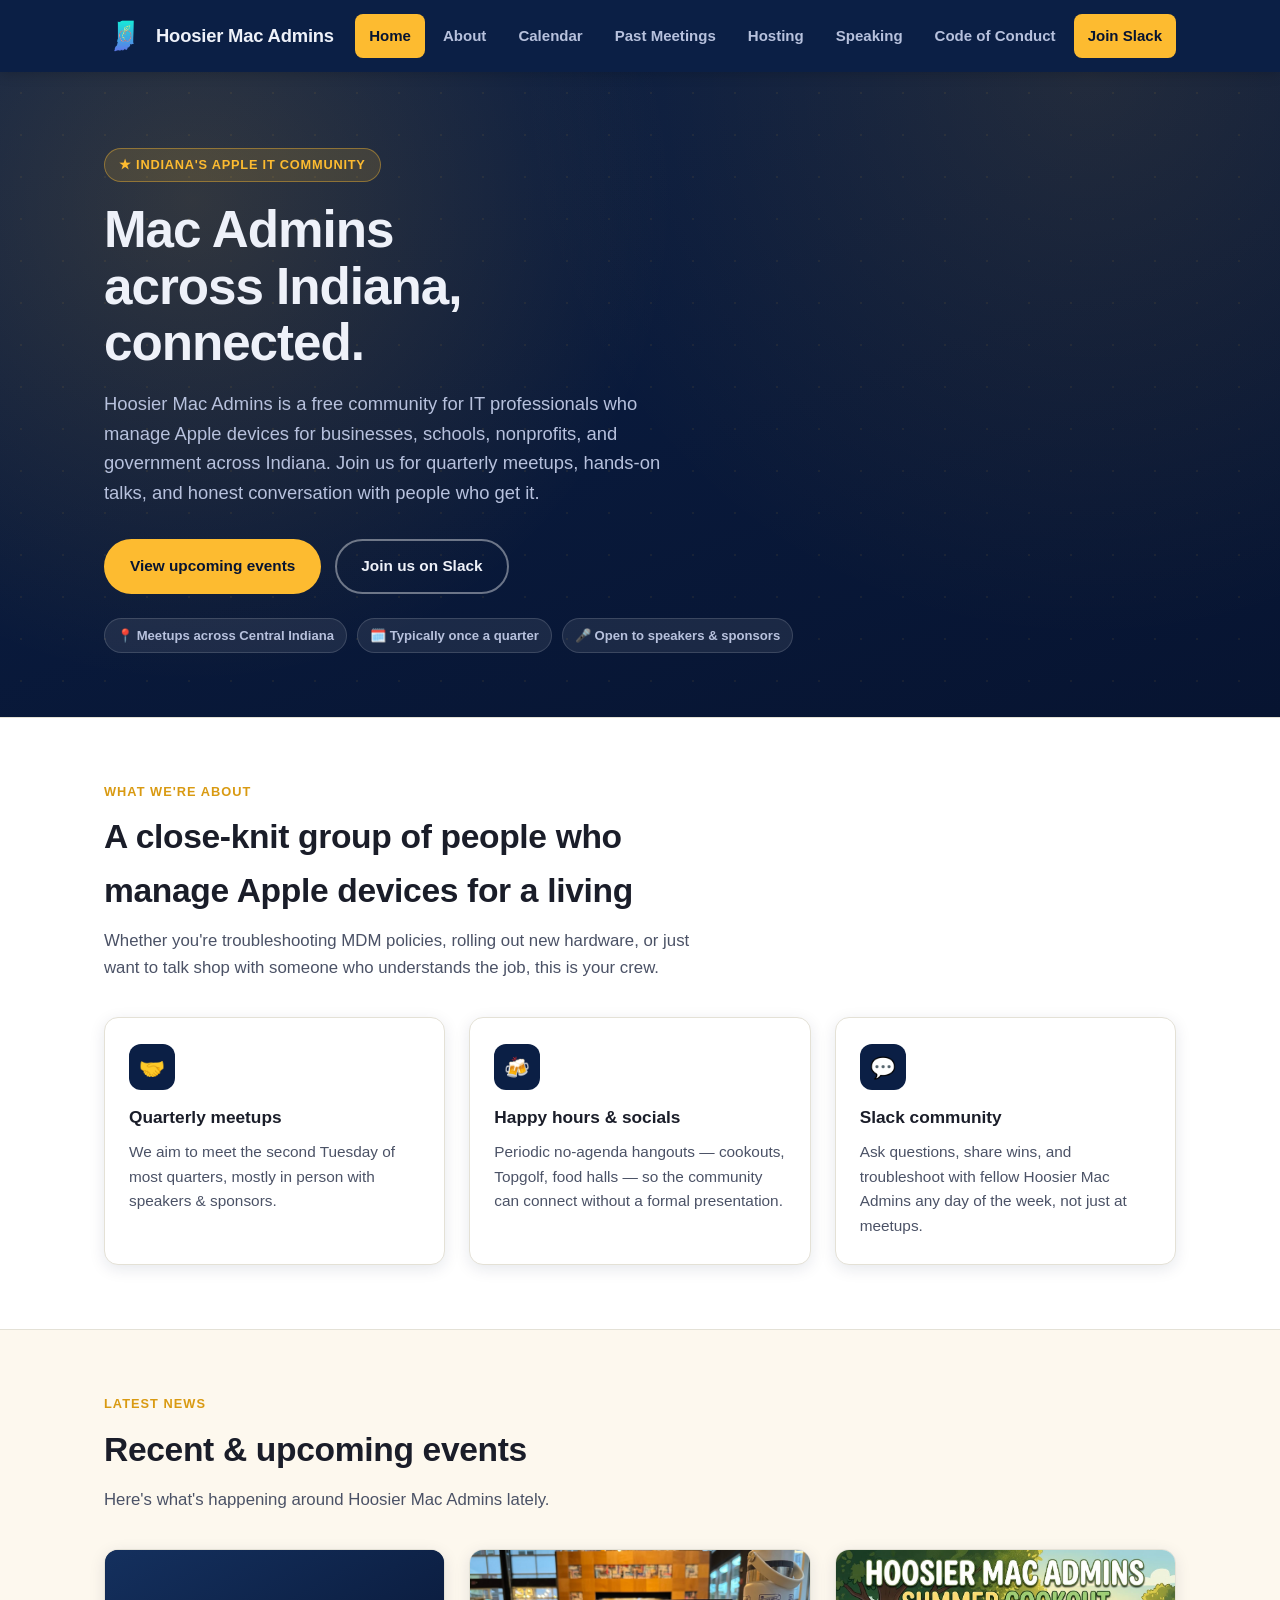
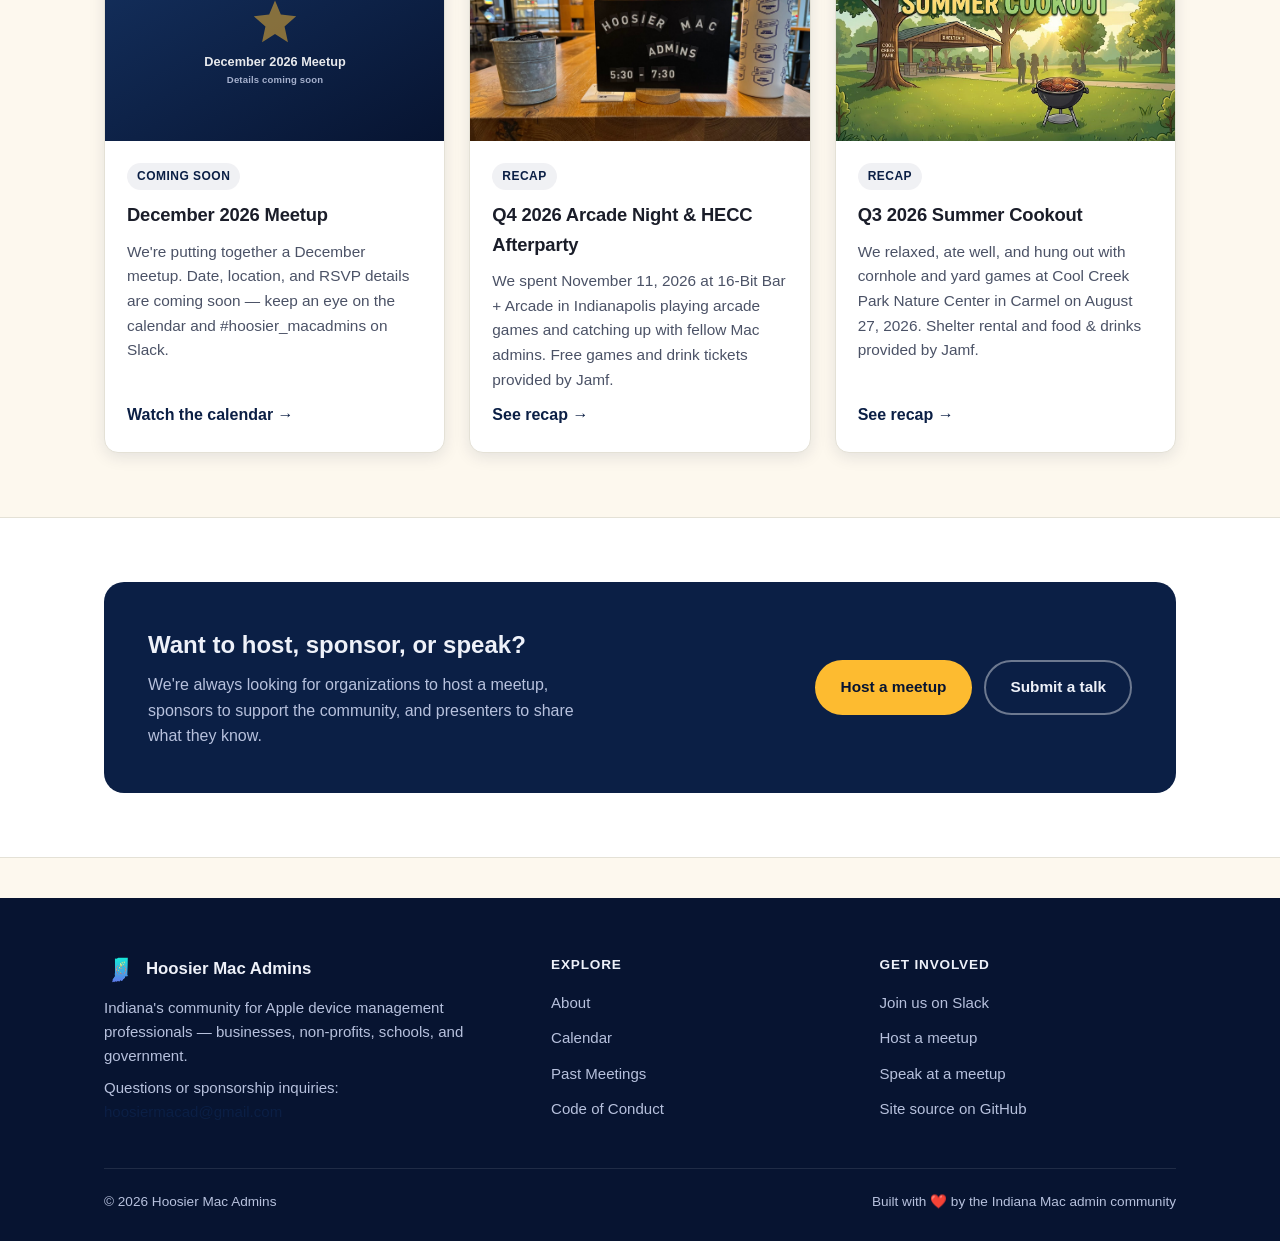
<file: index.html>
<!DOCTYPE html>
<html lang="en">
<head>
<meta charset="UTF-8">
<meta name="viewport" content="width=device-width, initial-scale=1">
<title>Hoosier Mac Admins — Indiana's Apple Device Management Community</title>
<meta name="description" content="Hoosier Mac Admins is Indiana's community of Apple device management professionals. Join our quarterly meetups, socials, and Slack channel.">
<meta property="og:title" content="Hoosier Mac Admins">
<meta property="og:description" content="Indiana's community of Apple device management professionals.">
<meta property="og:type" content="website">
<meta property="og:url" content="https://www.hoosiermacadmins.org/">
<link rel="icon" href="/assets/img/favicon.svg" type="image/svg+xml">
<link rel="stylesheet" href="/assets/css/styles.css">
</head>
<body>
<a class="skip-link" href="#main">Skip to content</a>

<header class="site-header">
  <div class="wrap">
    <a class="brand" href="/">
      <img src="/assets/img/logo.png" alt="Hoosier Mac Admins logo" width="40" height="40">
      Hoosier Mac Admins
    </a>
    <button class="nav-toggle" aria-label="Toggle navigation" aria-expanded="false">&#9776;</button>
    <nav class="main-nav" aria-label="Primary">
      <a href="/" class="active">Home</a>
      <a href="/about">About</a>
      <a href="/calendar">Calendar</a>
      <a href="/past-meetings">Past Meetings</a>
      <a href="/hosting">Hosting</a>
      <a href="/speaking">Speaking</a>
      <a href="/code-of-conduct">Code of Conduct</a>
      <a class="nav-cta" href="https://macadmins.org/community/slack/" target="_blank" rel="noopener">Join Slack</a>
    </nav>
  </div>
</header>

<main id="main">

  <section class="hero">
    <div class="wrap">
      <span class="hero-eyebrow">★ Indiana's Apple IT Community</span>
      <h1>Mac Admins across Indiana, connected.</h1>
      <p class="lead">Hoosier Mac Admins is a free community for IT professionals who manage Apple devices for businesses, schools, nonprofits, and government across Indiana. Join us for quarterly meetups, hands-on talks, and honest conversation with people who get it.</p>
      <div class="hero-actions">
        <a class="btn btn-gold" href="/calendar">View upcoming events</a>
        <a class="btn btn-outline" href="https://macadmins.org/community/slack/" target="_blank" rel="noopener">Join us on Slack</a>
      </div>
      <div class="badge-row">
        <span class="badge">📍 Meetups across Central Indiana</span>
        <span class="badge">🗓️ Typically once a quarter</span>
        <span class="badge">🎤 Open to speakers &amp; sponsors</span>
      </div>
    </div>
  </section>

  <section class="alt">
    <div class="wrap">
      <div class="section-head">
        <span class="kicker">What we're about</span>
        <h2>A close-knit group of people who manage Apple devices for a living</h2>
        <p>Whether you're troubleshooting MDM policies, rolling out new hardware, or just want to talk shop with someone who understands the job, this is your crew.</p>
      </div>
      <div class="grid grid-3">
        <div class="feature">
          <div class="icon">🤝</div>
          <h3>Quarterly meetups</h3>
          <p>We aim to meet the second Tuesday of most quarters, mostly in person with speakers & sponsors.</p>
        </div>
        <div class="feature">
          <div class="icon">🍻</div>
          <h3>Happy hours &amp; socials</h3>
          <p>Periodic no-agenda hangouts — cookouts, Topgolf, food halls — so the community can connect without a formal presentation.</p>
        </div>
        <div class="feature">
          <div class="icon">💬</div>
          <h3>Slack community</h3>
          <p>Ask questions, share wins, and troubleshoot with fellow Hoosier Mac Admins any day of the week, not just at meetups.</p>
        </div>
      </div>
    </div>
  </section>

  <section>
    <div class="wrap">
      <div class="section-head">
        <span class="kicker">Latest news</span>
        <h2>Recent &amp; upcoming events</h2>
        <p>Here's what's happening around Hoosier Mac Admins lately.</p>
      </div>
      <div class="grid grid-3">

        <article class="card">
          <div class="card-img">
            <img src="/assets/img/december-2026-coming-soon.svg" alt="December 2026 meetup — details coming soon" loading="lazy">
          </div>
          <div class="card-body">
            <span class="card-tag">Coming soon</span>
            <h3>December 2026 Meetup</h3>
            <p>We're putting together a December meetup. Date, location, and RSVP details are coming soon — keep an eye on the calendar and #hoosier_macadmins on Slack.</p>
            <a class="card-link" href="/calendar">Watch the calendar →</a>
          </div>
        </article>

        <article class="card">
          <div class="card-img">
            <img src="/assets/img/q4-2026-arcade-night-recap.jpg" alt="A letter-board sign reading Hoosier Mac Admins, 5:30 – 7:30, on a table at 16-Bit Bar + Arcade" loading="lazy">
          </div>
          <div class="card-body">
            <span class="card-tag">Recap</span>
            <h3>Q4 2026 Arcade Night &amp; HECC Afterparty</h3>
            <p>We spent November 11, 2026 at 16-Bit Bar + Arcade in Indianapolis playing arcade games and catching up with fellow Mac admins. Free games and drink tickets provided by Jamf.</p>
            <a class="card-link" href="/past-meetings/q4-2026-arcade-night">See recap →</a>
          </div>
        </article>

        <article class="card">
          <div class="card-img">
            <img src="/assets/img/q3-2026-summer-cookout.jpg" alt="Hoosier Mac Admins Q3 2026 Summer Cookout" loading="lazy">
          </div>
          <div class="card-body">
            <span class="card-tag">Recap</span>
            <h3>Q3 2026 Summer Cookout</h3>
            <p>We relaxed, ate well, and hung out with cornhole and yard games at Cool Creek Park Nature Center in Carmel on August 27, 2026. Shelter rental and food &amp; drinks provided by Jamf.</p>
            <a class="card-link" href="/past-meetings/q3-2026-summer-cookout">See recap →</a>
          </div>
        </article>

      </div>
    </div>
  </section>

  <section class="alt">
    <div class="wrap">
      <div class="cta-band">
        <div>
          <h2>Want to host, sponsor, or speak?</h2>
          <p>We're always looking for organizations to host a meetup, sponsors to support the community, and presenters to share what they know.</p>
        </div>
        <div class="cta-actions">
          <a class="btn btn-gold" href="/hosting">Host a meetup</a>
          <a class="btn btn-outline" href="/speaking">Submit a talk</a>
        </div>
      </div>
    </div>
  </section>

</main>

<footer class="site-footer">
  <div class="wrap">
    <div class="footer-grid">
      <div>
        <div class="footer-brand">
          <img src="/assets/img/logo.png" alt="" width="32" height="32">
          Hoosier Mac Admins
        </div>
        <p>Indiana's community for Apple device management professionals — businesses, non-profits, schools, and government.</p>
        <p>Questions or sponsorship inquiries: <a href="mailto:hoosiermacad@gmail.com">hoosiermacad@gmail.com</a></p>
      </div>
      <div>
        <h4>Explore</h4>
        <ul class="footer-links">
          <li><a href="/about">About</a></li>
          <li><a href="/calendar">Calendar</a></li>
          <li><a href="/past-meetings">Past Meetings</a></li>
          <li><a href="/code-of-conduct">Code of Conduct</a></li>
        </ul>
      </div>
      <div>
        <h4>Get involved</h4>
        <ul class="footer-links">
          <li><a href="https://macadmins.org/community/slack/" target="_blank" rel="noopener">Join us on Slack</a></li>
          <li><a href="/hosting">Host a meetup</a></li>
          <li><a href="/speaking">Speak at a meetup</a></li>
          <li><a href="https://github.com/hoosiermacadmins/hoosiermacadmins-org" target="_blank" rel="noopener">Site source on GitHub</a></li>
        </ul>
      </div>
    </div>
    <div class="footer-bottom">
      <span>&copy; <span data-year>2026</span> Hoosier Mac Admins</span>
      <span>Built with ❤️ by the Indiana Mac admin community</span>
    </div>
  </div>
</footer>

<script src="/assets/js/main.js"></script>
</body>
</html>
</file>
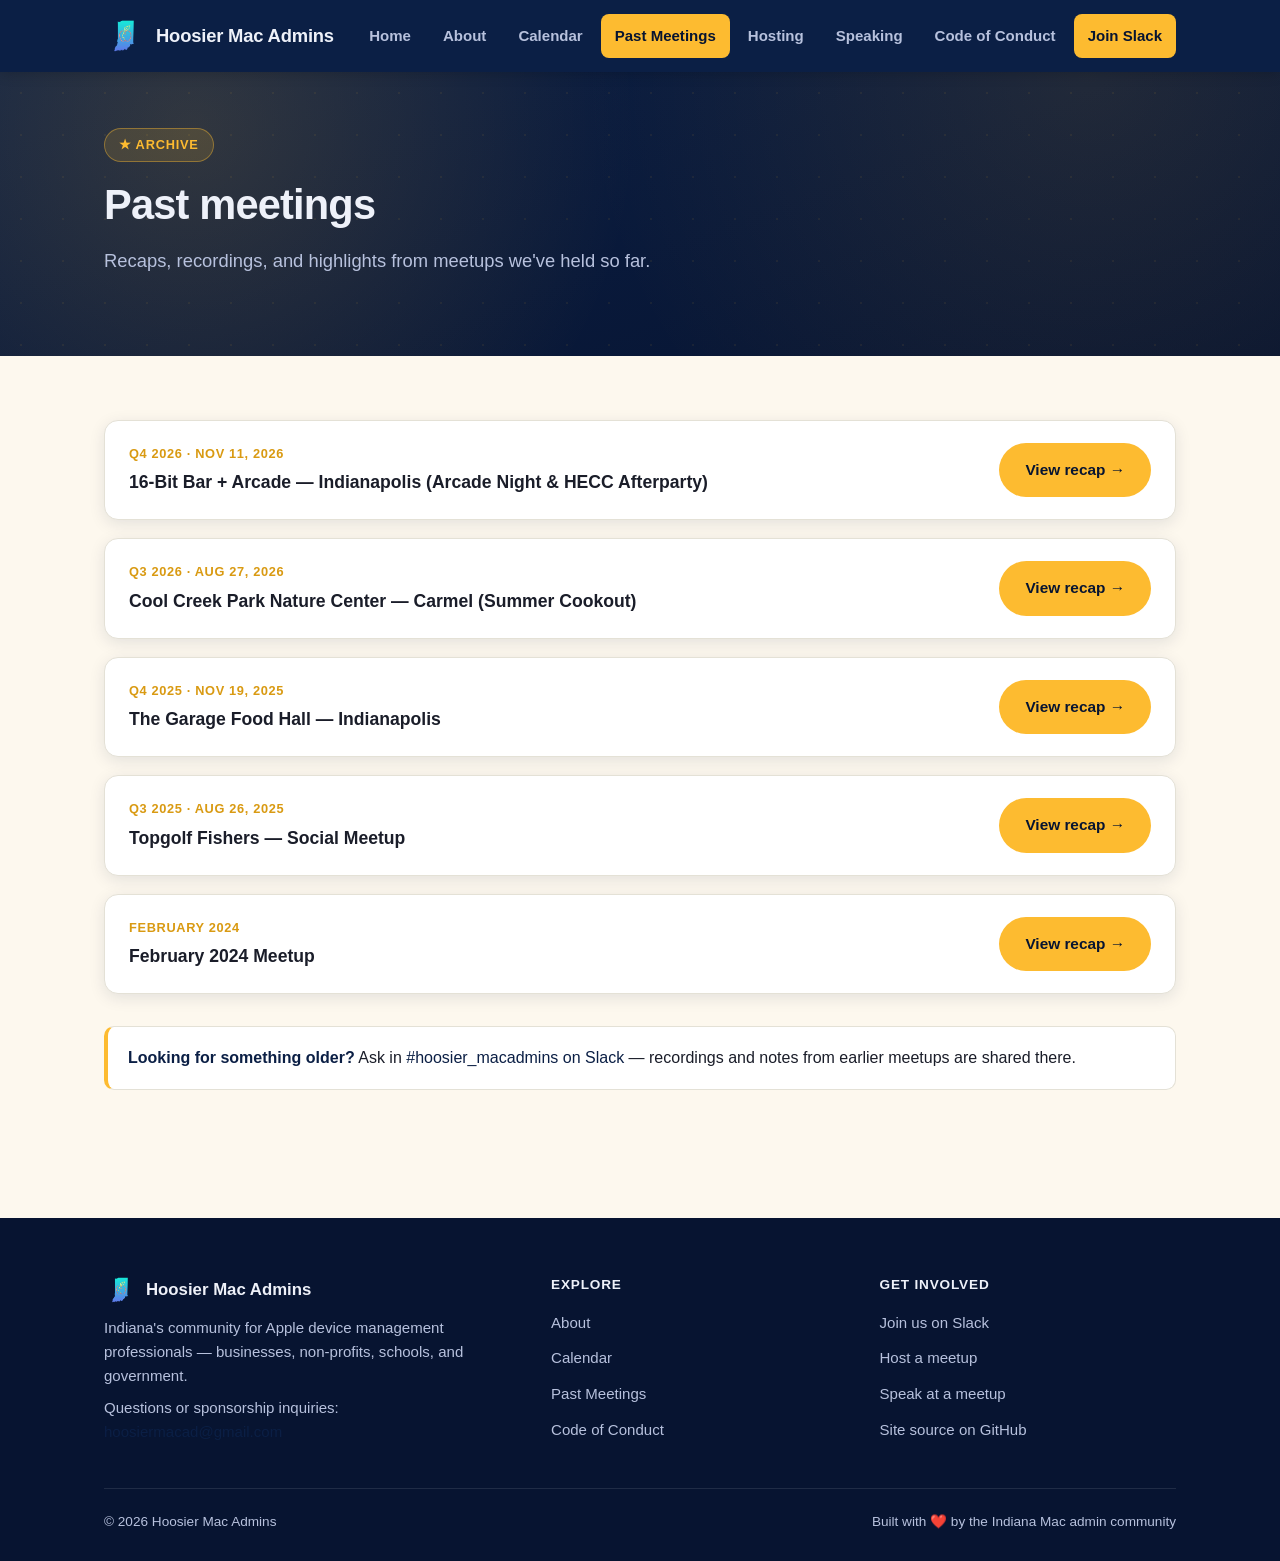
<file: past-meetings/index.html>
<!DOCTYPE html>
<html lang="en">
<head>
<meta charset="UTF-8">
<meta name="viewport" content="width=device-width, initial-scale=1">
<title>Past Meetings — Hoosier Mac Admins</title>
<meta name="description" content="Browse recordings and recaps from past Hoosier Mac Admins meetups.">
<link rel="icon" href="/assets/img/favicon.svg" type="image/svg+xml">
<link rel="stylesheet" href="/assets/css/styles.css">
</head>
<body>
<a class="skip-link" href="#main">Skip to content</a>

<header class="site-header">
  <div class="wrap">
    <a class="brand" href="/">
      <img src="/assets/img/logo.png" alt="Hoosier Mac Admins logo" width="40" height="40">
      Hoosier Mac Admins
    </a>
    <button class="nav-toggle" aria-label="Toggle navigation" aria-expanded="false">&#9776;</button>
    <nav class="main-nav" aria-label="Primary">
      <a href="/">Home</a>
      <a href="/about">About</a>
      <a href="/calendar">Calendar</a>
      <a href="/past-meetings" class="active">Past Meetings</a>
      <a href="/hosting">Hosting</a>
      <a href="/speaking">Speaking</a>
      <a href="/code-of-conduct">Code of Conduct</a>
      <a class="nav-cta" href="https://macadmins.org/community/slack/" target="_blank" rel="noopener">Join Slack</a>
    </nav>
  </div>
</header>

<main id="main">

  <section class="hero page-hero">
    <div class="wrap">
      <span class="hero-eyebrow">★ Archive</span>
      <h1>Past meetings</h1>
      <p class="lead">Recaps, recordings, and highlights from meetups we've held so far.</p>
    </div>
  </section>

  <section>
    <div class="wrap">
      <div class="timeline">

        <div class="timeline-item">
          <div class="meta">
            <span class="date">Q4 2026 · Nov 11, 2026</span>
            <h3>16-Bit Bar + Arcade — Indianapolis (Arcade Night &amp; HECC Afterparty)</h3>
          </div>
          <a class="btn btn-gold" href="/past-meetings/q4-2026-arcade-night">View recap →</a>
        </div>

        <div class="timeline-item">
          <div class="meta">
            <span class="date">Q3 2026 · Aug 27, 2026</span>
            <h3>Cool Creek Park Nature Center — Carmel (Summer Cookout)</h3>
          </div>
          <a class="btn btn-gold" href="/past-meetings/q3-2026-summer-cookout">View recap →</a>
        </div>

        <div class="timeline-item">
          <div class="meta">
            <span class="date">Q4 2025 · Nov 19, 2025</span>
            <h3>The Garage Food Hall — Indianapolis</h3>
          </div>
          <a class="btn btn-gold" href="/past-meetings/q4-2025-garage-food-hall">View recap →</a>
        </div>

        <div class="timeline-item">
          <div class="meta">
            <span class="date">Q3 2025 · Aug 26, 2025</span>
            <h3>Topgolf Fishers — Social Meetup</h3>
          </div>
          <a class="btn btn-gold" href="/past-meetings/q3-2025-topgolf">View recap →</a>
        </div>

        <div class="timeline-item">
          <div class="meta">
            <span class="date">February 2024</span>
            <h3>February 2024 Meetup</h3>
          </div>
          <a class="btn btn-gold" href="/past-meetings/february-2024">View recap →</a>
        </div>

      </div>

      <div class="callout" style="margin-top:32px;">
        <strong>Looking for something older?</strong> Ask in <a href="https://macadmins.slack.com/archives/hoosier_macadmins" target="_blank" rel="noopener">#hoosier_macadmins on Slack</a> — recordings and notes from earlier meetups are shared there.
      </div>
    </div>
  </section>

</main>

<footer class="site-footer">
  <div class="wrap">
    <div class="footer-grid">
      <div>
        <div class="footer-brand">
          <img src="/assets/img/logo.png" alt="" width="32" height="32">
          Hoosier Mac Admins
        </div>
        <p>Indiana's community for Apple device management professionals — businesses, non-profits, schools, and government.</p>
        <p>Questions or sponsorship inquiries: <a href="mailto:hoosiermacad@gmail.com">hoosiermacad@gmail.com</a></p>
      </div>
      <div>
        <h4>Explore</h4>
        <ul class="footer-links">
          <li><a href="/about">About</a></li>
          <li><a href="/calendar">Calendar</a></li>
          <li><a href="/past-meetings">Past Meetings</a></li>
          <li><a href="/code-of-conduct">Code of Conduct</a></li>
        </ul>
      </div>
      <div>
        <h4>Get involved</h4>
        <ul class="footer-links">
          <li><a href="https://macadmins.org/community/slack/" target="_blank" rel="noopener">Join us on Slack</a></li>
          <li><a href="/hosting">Host a meetup</a></li>
          <li><a href="/speaking">Speak at a meetup</a></li>
          <li><a href="https://github.com/hoosiermacadmins/hoosiermacadmins-org" target="_blank" rel="noopener">Site source on GitHub</a></li>
        </ul>
      </div>
    </div>
    <div class="footer-bottom">
      <span>&copy; <span data-year>2026</span> Hoosier Mac Admins</span>
      <span>Built with ❤️ by the Indiana Mac admin community</span>
    </div>
  </div>
</footer>

<script src="/assets/js/main.js"></script>
</body>
</html>
</file>
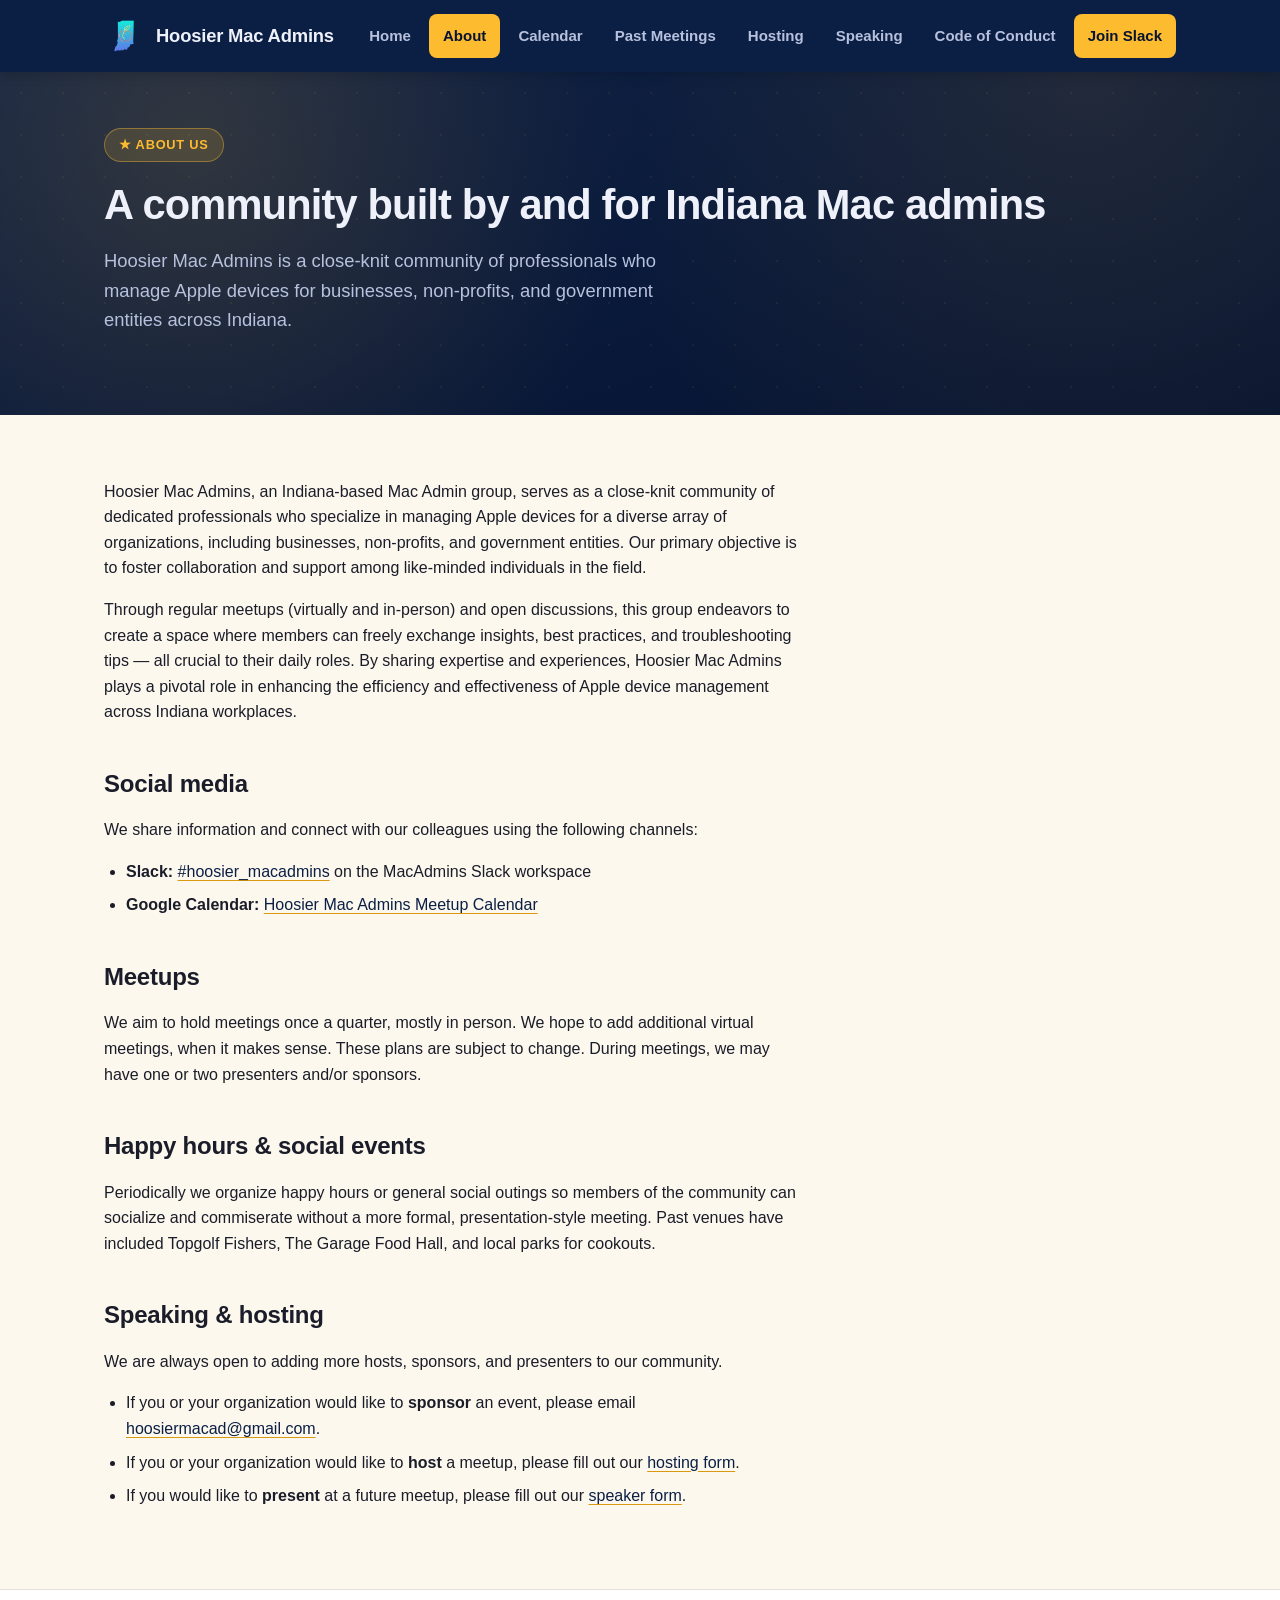
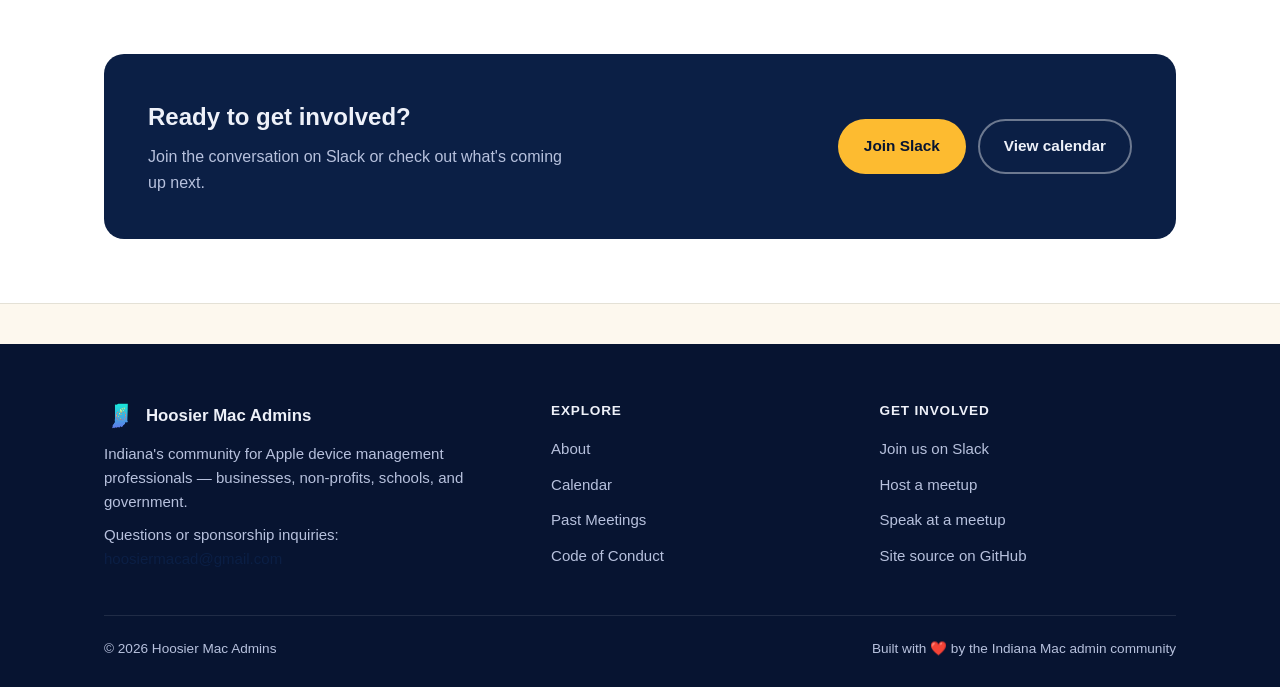
<file: about.html>
<!DOCTYPE html>
<html lang="en">
<head>
<meta charset="UTF-8">
<meta name="viewport" content="width=device-width, initial-scale=1">
<title>About — Hoosier Mac Admins</title>
<meta name="description" content="Hoosier Mac Admins is an Indiana-based community of Apple device management professionals. Learn how we meet, socialize, and support each other.">
<link rel="icon" href="/assets/img/favicon.svg" type="image/svg+xml">
<link rel="stylesheet" href="/assets/css/styles.css">
</head>
<body>
<a class="skip-link" href="#main">Skip to content</a>

<header class="site-header">
  <div class="wrap">
    <a class="brand" href="/">
      <img src="/assets/img/logo.png" alt="Hoosier Mac Admins logo" width="40" height="40">
      Hoosier Mac Admins
    </a>
    <button class="nav-toggle" aria-label="Toggle navigation" aria-expanded="false">&#9776;</button>
    <nav class="main-nav" aria-label="Primary">
      <a href="/">Home</a>
      <a href="/about" class="active">About</a>
      <a href="/calendar">Calendar</a>
      <a href="/past-meetings">Past Meetings</a>
      <a href="/hosting">Hosting</a>
      <a href="/speaking">Speaking</a>
      <a href="/code-of-conduct">Code of Conduct</a>
      <a class="nav-cta" href="https://macadmins.org/community/slack/" target="_blank" rel="noopener">Join Slack</a>
    </nav>
  </div>
</header>

<main id="main">

  <section class="hero page-hero">
    <div class="wrap">
      <span class="hero-eyebrow">★ About Us</span>
      <h1>A community built by and for Indiana Mac admins</h1>
      <p class="lead">Hoosier Mac Admins is a close-knit community of professionals who manage Apple devices for businesses, non-profits, and government entities across Indiana.</p>
    </div>
  </section>

  <section>
    <div class="wrap">
      <div class="prose">
        <p>Hoosier Mac Admins, an Indiana-based Mac Admin group, serves as a close-knit community of dedicated professionals who specialize in managing Apple devices for a diverse array of organizations, including businesses, non-profits, and government entities. Our primary objective is to foster collaboration and support among like-minded individuals in the field.</p>
        <p>Through regular meetups (virtually and in-person) and open discussions, this group endeavors to create a space where members can freely exchange insights, best practices, and troubleshooting tips — all crucial to their daily roles. By sharing expertise and experiences, Hoosier Mac Admins plays a pivotal role in enhancing the efficiency and effectiveness of Apple device management across Indiana workplaces.</p>

        <h2>Social media</h2>
        <p>We share information and connect with our colleagues using the following channels:</p>
        <ul>
          <li><strong>Slack:</strong> <a href="https://macadmins.slack.com/archives/hoosier_macadmins" target="_blank" rel="noopener">#hoosier_macadmins</a> on the MacAdmins Slack workspace</li>
          <li><strong>Google Calendar:</strong> <a href="/calendar">Hoosier Mac Admins Meetup Calendar</a></li>
        </ul>

        <h2>Meetups</h2>
        <p>We aim to hold meetings once a quarter, mostly in person. We hope to add additional virtual meetings, when it makes sense. These plans are subject to change. During meetings, we may have one or two presenters and/or sponsors.</p>

        <h2>Happy hours &amp; social events</h2>
        <p>Periodically we organize happy hours or general social outings so members of the community can socialize and commiserate without a more formal, presentation-style meeting. Past venues have included Topgolf Fishers, The Garage Food Hall, and local parks for cookouts.</p>

        <h2>Speaking &amp; hosting</h2>
        <p>We are always open to adding more hosts, sponsors, and presenters to our community.</p>
        <ul>
          <li>If you or your organization would like to <strong>sponsor</strong> an event, please email <a href="mailto:hoosiermacad@gmail.com">hoosiermacad@gmail.com</a>.</li>
          <li>If you or your organization would like to <strong>host</strong> a meetup, please fill out our <a href="/hosting">hosting form</a>.</li>
          <li>If you would like to <strong>present</strong> at a future meetup, please fill out our <a href="/speaking">speaker form</a>.</li>
        </ul>
      </div>
    </div>
  </section>

  <section class="alt">
    <div class="wrap">
      <div class="cta-band">
        <div>
          <h2>Ready to get involved?</h2>
          <p>Join the conversation on Slack or check out what's coming up next.</p>
        </div>
        <div class="cta-actions">
          <a class="btn btn-gold" href="https://macadmins.org/community/slack/" target="_blank" rel="noopener">Join Slack</a>
          <a class="btn btn-outline" href="/calendar">View calendar</a>
        </div>
      </div>
    </div>
  </section>

</main>

<footer class="site-footer">
  <div class="wrap">
    <div class="footer-grid">
      <div>
        <div class="footer-brand">
          <img src="/assets/img/logo.png" alt="" width="32" height="32">
          Hoosier Mac Admins
        </div>
        <p>Indiana's community for Apple device management professionals — businesses, non-profits, schools, and government.</p>
        <p>Questions or sponsorship inquiries: <a href="mailto:hoosiermacad@gmail.com">hoosiermacad@gmail.com</a></p>
      </div>
      <div>
        <h4>Explore</h4>
        <ul class="footer-links">
          <li><a href="/about">About</a></li>
          <li><a href="/calendar">Calendar</a></li>
          <li><a href="/past-meetings">Past Meetings</a></li>
          <li><a href="/code-of-conduct">Code of Conduct</a></li>
        </ul>
      </div>
      <div>
        <h4>Get involved</h4>
        <ul class="footer-links">
          <li><a href="https://macadmins.org/community/slack/" target="_blank" rel="noopener">Join us on Slack</a></li>
          <li><a href="/hosting">Host a meetup</a></li>
          <li><a href="/speaking">Speak at a meetup</a></li>
          <li><a href="https://github.com/hoosiermacadmins/hoosiermacadmins-org" target="_blank" rel="noopener">Site source on GitHub</a></li>
        </ul>
      </div>
    </div>
    <div class="footer-bottom">
      <span>&copy; <span data-year>2026</span> Hoosier Mac Admins</span>
      <span>Built with ❤️ by the Indiana Mac admin community</span>
    </div>
  </div>
</footer>

<script src="/assets/js/main.js"></script>
</body>
</html>
</file>
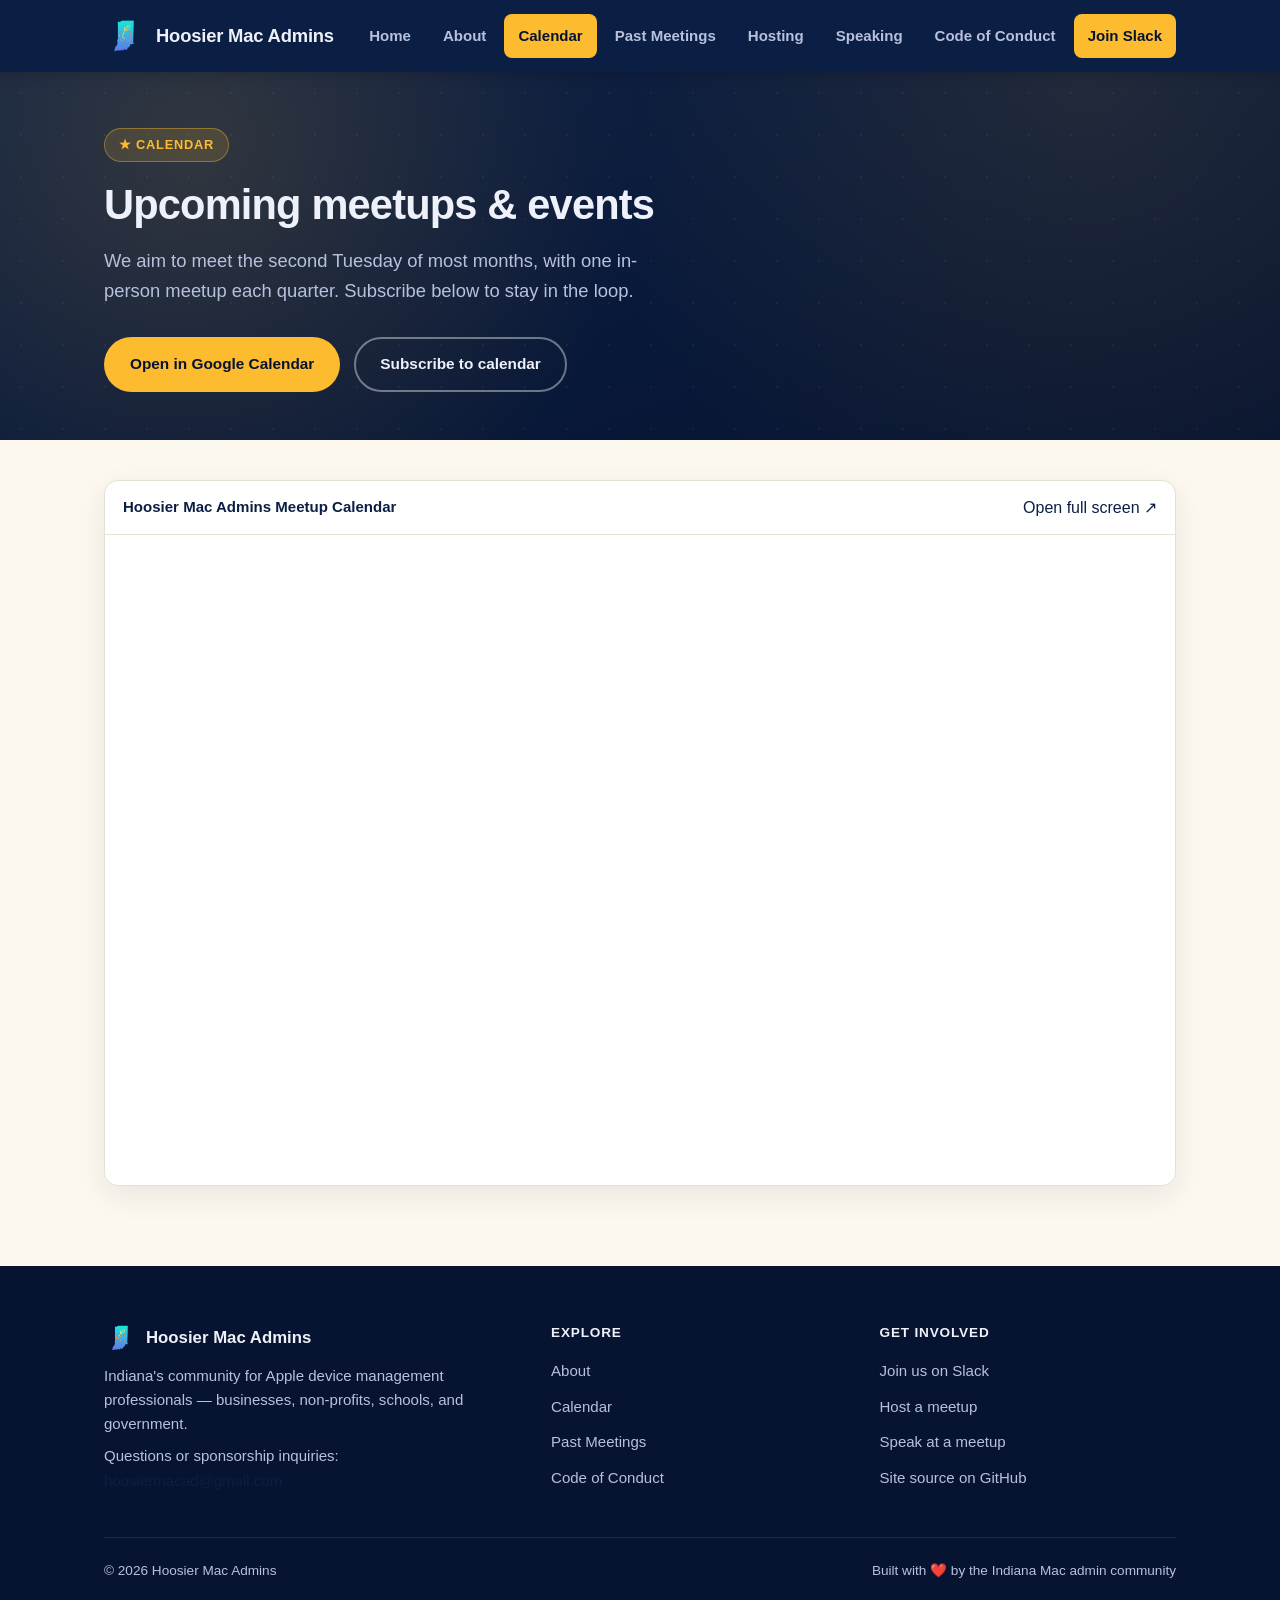
<file: calendar.html>
<!DOCTYPE html>
<html lang="en">
<head>
<meta charset="UTF-8">
<meta name="viewport" content="width=device-width, initial-scale=1">
<title>Calendar — Hoosier Mac Admins</title>
<meta name="description" content="See upcoming Hoosier Mac Admins meetups and events on our shared Google Calendar.">
<link rel="icon" href="/assets/img/favicon.svg" type="image/svg+xml">
<link rel="stylesheet" href="/assets/css/styles.css">
</head>
<body>
<a class="skip-link" href="#main">Skip to content</a>

<header class="site-header">
  <div class="wrap">
    <a class="brand" href="/">
      <img src="/assets/img/logo.png" alt="Hoosier Mac Admins logo" width="40" height="40">
      Hoosier Mac Admins
    </a>
    <button class="nav-toggle" aria-label="Toggle navigation" aria-expanded="false">&#9776;</button>
    <nav class="main-nav" aria-label="Primary">
      <a href="/">Home</a>
      <a href="/about">About</a>
      <a href="/calendar" class="active">Calendar</a>
      <a href="/past-meetings">Past Meetings</a>
      <a href="/hosting">Hosting</a>
      <a href="/speaking">Speaking</a>
      <a href="/code-of-conduct">Code of Conduct</a>
      <a class="nav-cta" href="https://macadmins.org/community/slack/" target="_blank" rel="noopener">Join Slack</a>
    </nav>
  </div>
</header>

<main id="main">

  <section class="hero page-hero">
    <div class="wrap">
      <span class="hero-eyebrow">★ Calendar</span>
      <h1>Upcoming meetups &amp; events</h1>
      <p class="lead">We aim to meet the second Tuesday of most months, with one in-person meetup each quarter. Subscribe below to stay in the loop.</p>
      <div class="hero-actions">
        <a class="btn btn-gold" href="https://calendar.google.com/calendar/embed?src=131e2e330413e90a8286702ce92bde81373983f818108d7bf8e8f3f8e1858079%40group.calendar.google.com&amp;ctz=America%2FIndiana%2FIndianapolis" target="_blank" rel="noopener">Open in Google Calendar</a>
        <a class="btn btn-outline" href="https://calendar.google.com/calendar/u/0?cid=MTMxZTJlMzMwNDEzZTkwYTgyODY3MDJjZTkyYmRlODEzNzM5ODNmODE4MTA4ZDdiZjhlOGYzZjhlMTg1ODA3OUBncm91cC5jYWxlbmRhci5nb29nbGUuY29t" target="_blank" rel="noopener">Subscribe to calendar</a>
      </div>
    </div>
  </section>

  <section class="tight">
    <div class="wrap">
      <div class="embed-frame">
        <div class="embed-toolbar">
          <span>Hoosier Mac Admins Meetup Calendar</span>
          <a href="https://calendar.google.com/calendar/embed?src=131e2e330413e90a8286702ce92bde81373983f818108d7bf8e8f3f8e1858079%40group.calendar.google.com&amp;ctz=America%2FIndiana%2FIndianapolis" target="_blank" rel="noopener">Open full screen ↗</a>
        </div>
        <iframe
          src="https://calendar.google.com/calendar/embed?height=650&amp;wkst=1&amp;ctz=America%2FIndiana%2FIndianapolis&amp;showPrint=0&amp;showTz=0&amp;showCalendars=0&amp;mode=MONTH&amp;src=131e2e330413e90a8286702ce92bde81373983f818108d7bf8e8f3f8e1858079%40group.calendar.google.com&amp;color=%23F09300"
          style="height: 650px;"
          loading="lazy"
          title="Hoosier Mac Admins Google Calendar">
        </iframe>
      </div>
    </div>
  </section>

</main>

<footer class="site-footer">
  <div class="wrap">
    <div class="footer-grid">
      <div>
        <div class="footer-brand">
          <img src="/assets/img/logo.png" alt="" width="32" height="32">
          Hoosier Mac Admins
        </div>
        <p>Indiana's community for Apple device management professionals — businesses, non-profits, schools, and government.</p>
        <p>Questions or sponsorship inquiries: <a href="mailto:hoosiermacad@gmail.com">hoosiermacad@gmail.com</a></p>
      </div>
      <div>
        <h4>Explore</h4>
        <ul class="footer-links">
          <li><a href="/about">About</a></li>
          <li><a href="/calendar">Calendar</a></li>
          <li><a href="/past-meetings">Past Meetings</a></li>
          <li><a href="/code-of-conduct">Code of Conduct</a></li>
        </ul>
      </div>
      <div>
        <h4>Get involved</h4>
        <ul class="footer-links">
          <li><a href="https://macadmins.org/community/slack/" target="_blank" rel="noopener">Join us on Slack</a></li>
          <li><a href="/hosting">Host a meetup</a></li>
          <li><a href="/speaking">Speak at a meetup</a></li>
          <li><a href="https://github.com/hoosiermacadmins/hoosiermacadmins-org" target="_blank" rel="noopener">Site source on GitHub</a></li>
        </ul>
      </div>
    </div>
    <div class="footer-bottom">
      <span>&copy; <span data-year>2026</span> Hoosier Mac Admins</span>
      <span>Built with ❤️ by the Indiana Mac admin community</span>
    </div>
  </div>
</footer>

<script src="/assets/js/main.js"></script>
</body>
</html>
</file>
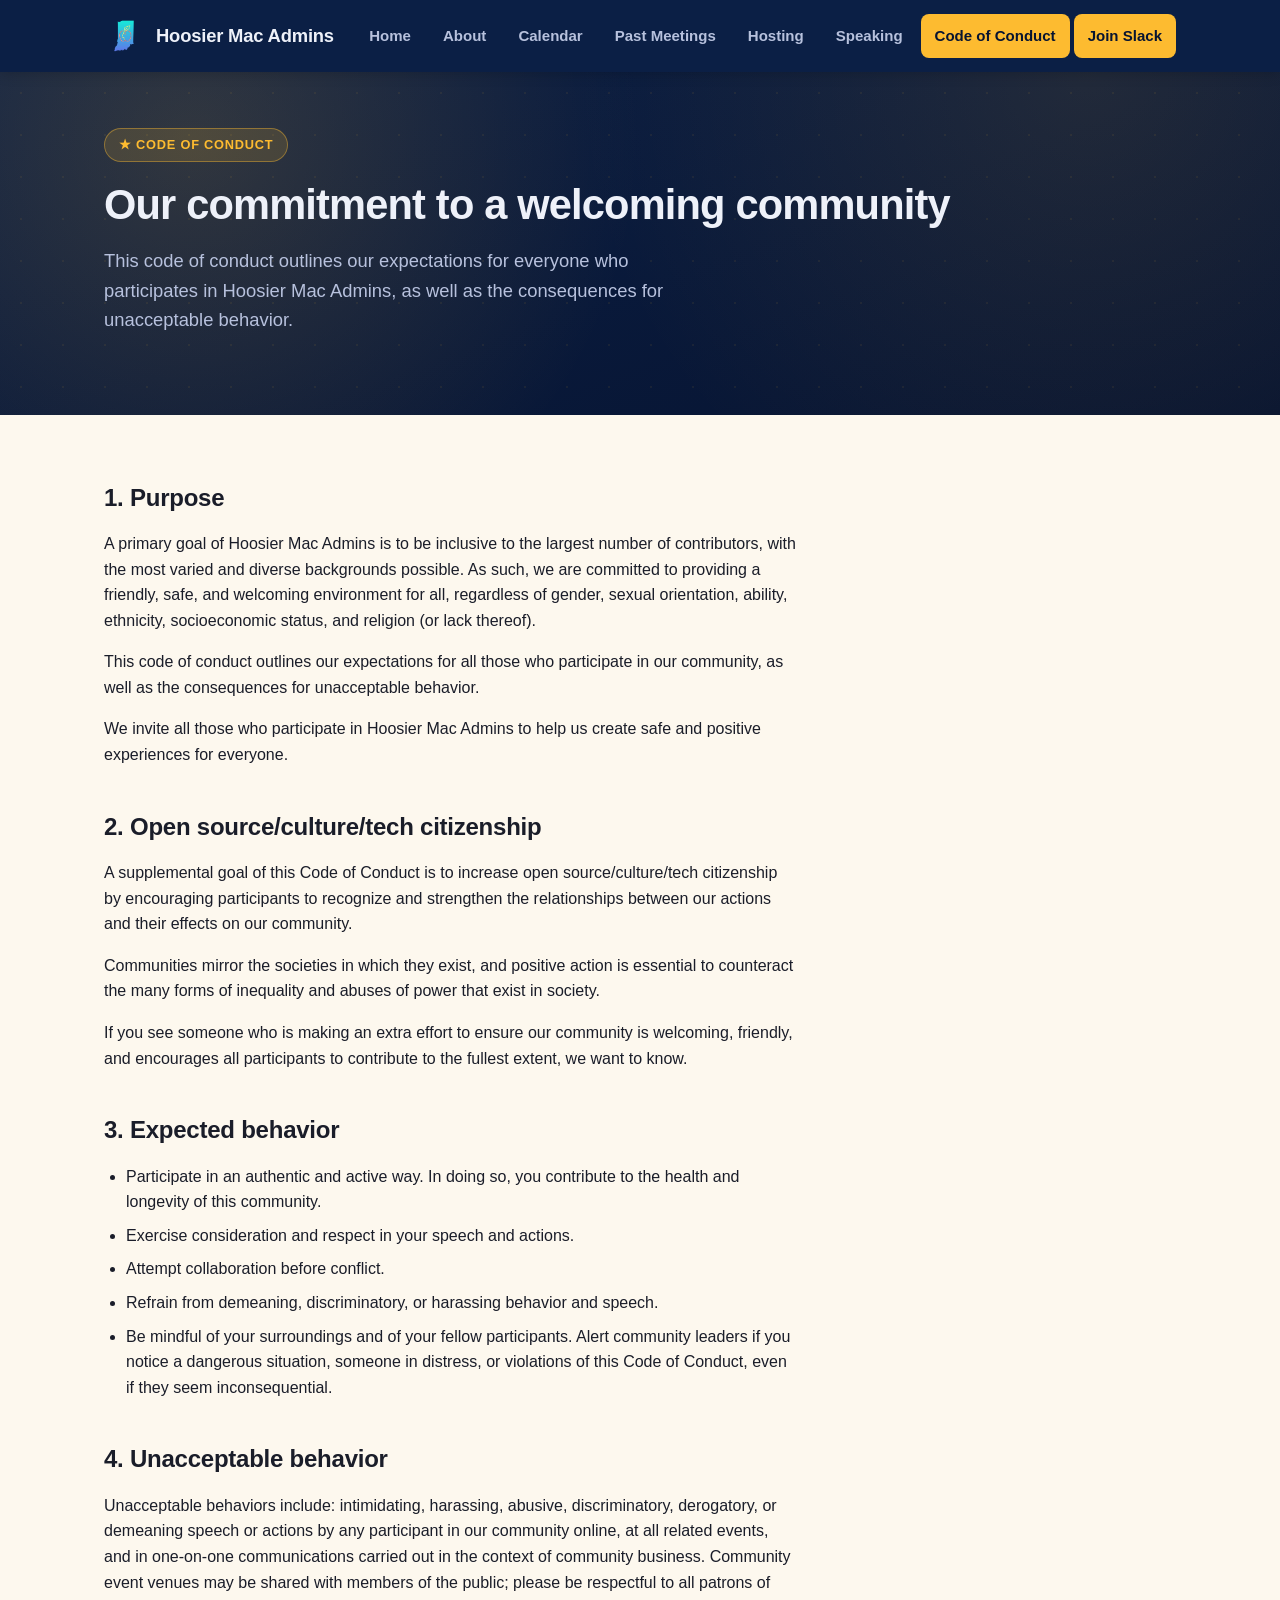
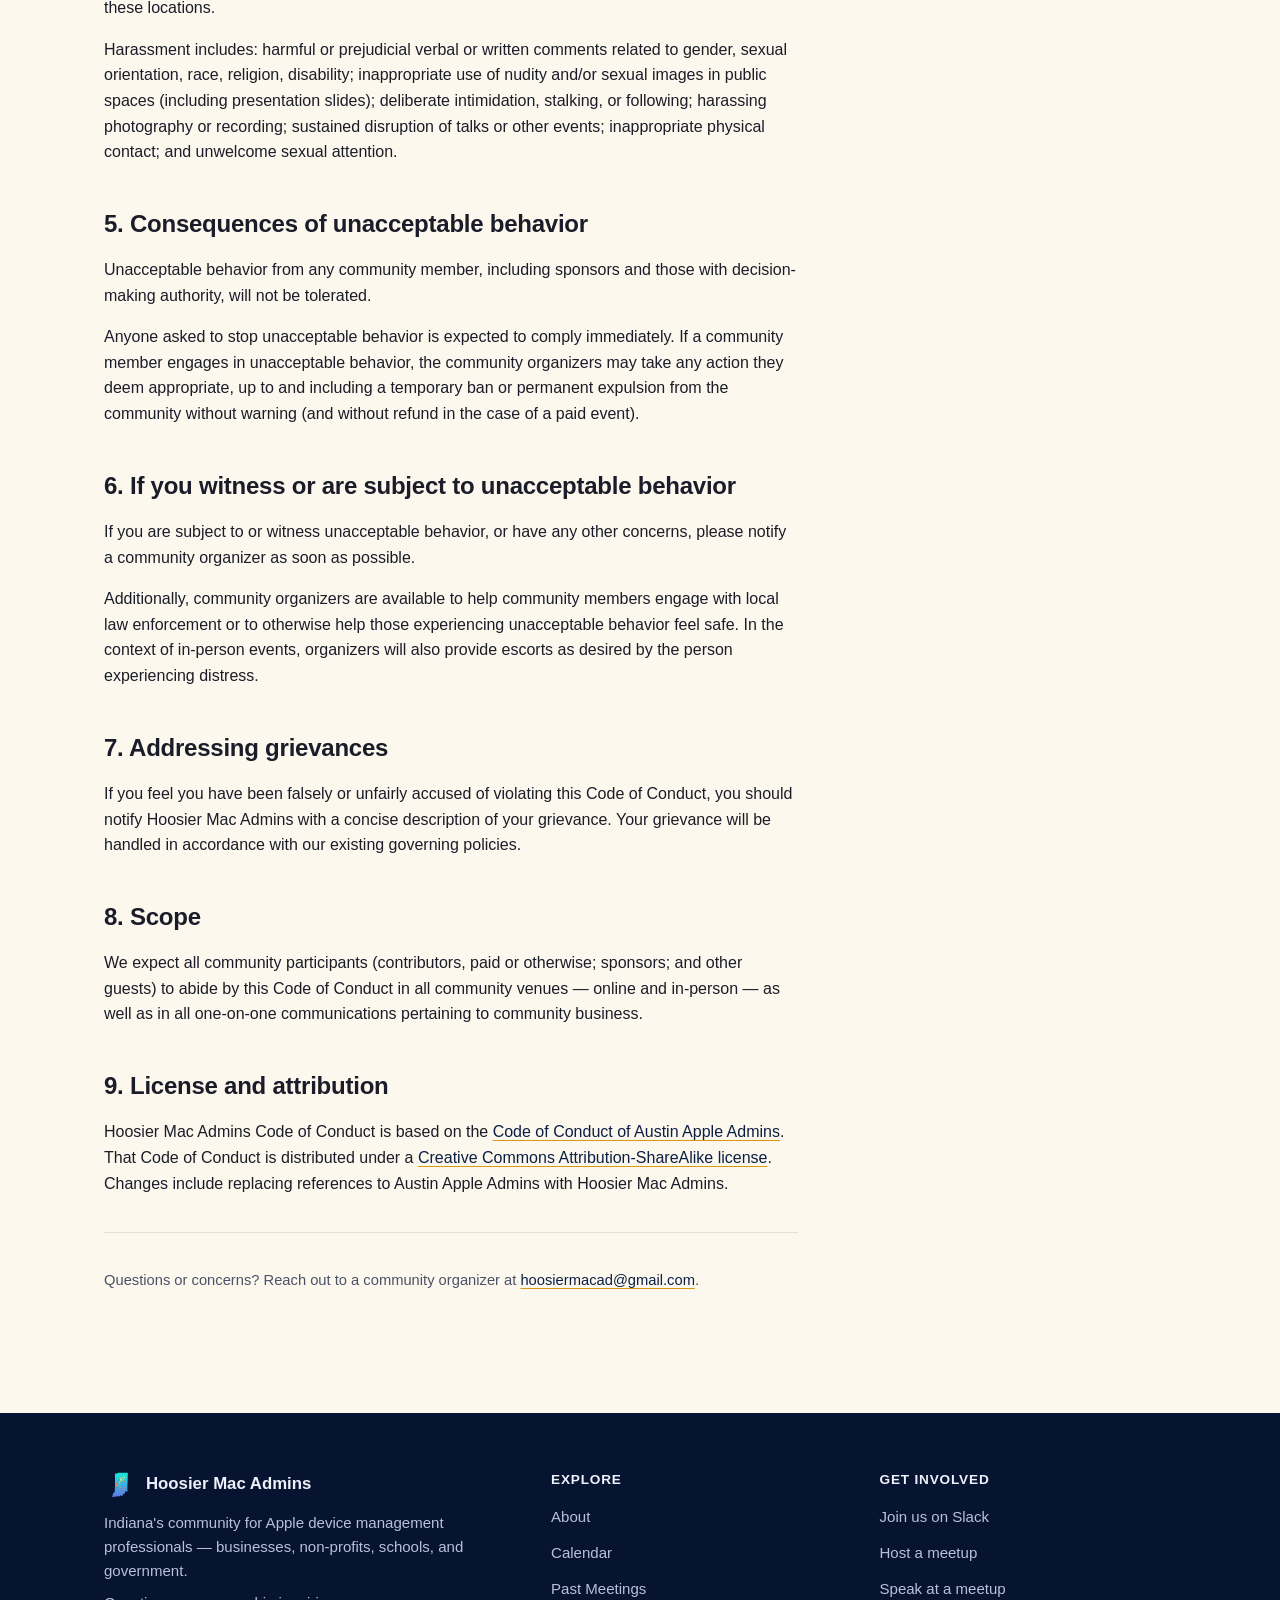
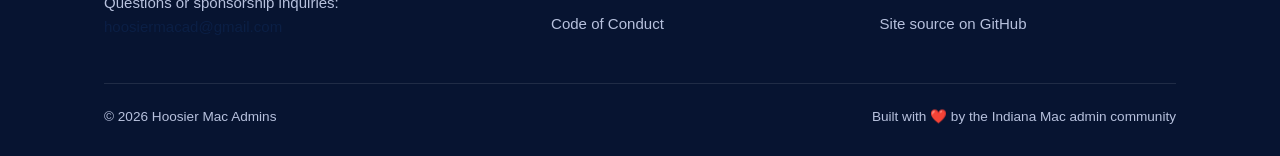
<file: code-of-conduct.html>
<!DOCTYPE html>
<html lang="en">
<head>
<meta charset="UTF-8">
<meta name="viewport" content="width=device-width, initial-scale=1">
<title>Code of Conduct — Hoosier Mac Admins</title>
<meta name="description" content="Hoosier Mac Admins Code of Conduct — our commitment to a welcoming, safe, and inclusive community.">
<link rel="icon" href="/assets/img/favicon.svg" type="image/svg+xml">
<link rel="stylesheet" href="/assets/css/styles.css">
</head>
<body>
<a class="skip-link" href="#main">Skip to content</a>

<header class="site-header">
  <div class="wrap">
    <a class="brand" href="/">
      <img src="/assets/img/logo.png" alt="Hoosier Mac Admins logo" width="40" height="40">
      Hoosier Mac Admins
    </a>
    <button class="nav-toggle" aria-label="Toggle navigation" aria-expanded="false">&#9776;</button>
    <nav class="main-nav" aria-label="Primary">
      <a href="/">Home</a>
      <a href="/about">About</a>
      <a href="/calendar">Calendar</a>
      <a href="/past-meetings">Past Meetings</a>
      <a href="/hosting">Hosting</a>
      <a href="/speaking">Speaking</a>
      <a href="/code-of-conduct" class="active">Code of Conduct</a>
      <a class="nav-cta" href="https://macadmins.org/community/slack/" target="_blank" rel="noopener">Join Slack</a>
    </nav>
  </div>
</header>

<main id="main">

  <section class="hero page-hero">
    <div class="wrap">
      <span class="hero-eyebrow">★ Code of Conduct</span>
      <h1>Our commitment to a welcoming community</h1>
      <p class="lead">This code of conduct outlines our expectations for everyone who participates in Hoosier Mac Admins, as well as the consequences for unacceptable behavior.</p>
    </div>
  </section>

  <section>
    <div class="wrap">
      <div class="prose">

        <h2>1. Purpose</h2>
        <p>A primary goal of Hoosier Mac Admins is to be inclusive to the largest number of contributors, with the most varied and diverse backgrounds possible. As such, we are committed to providing a friendly, safe, and welcoming environment for all, regardless of gender, sexual orientation, ability, ethnicity, socioeconomic status, and religion (or lack thereof).</p>
        <p>This code of conduct outlines our expectations for all those who participate in our community, as well as the consequences for unacceptable behavior.</p>
        <p>We invite all those who participate in Hoosier Mac Admins to help us create safe and positive experiences for everyone.</p>

        <h2>2. Open source/culture/tech citizenship</h2>
        <p>A supplemental goal of this Code of Conduct is to increase open source/culture/tech citizenship by encouraging participants to recognize and strengthen the relationships between our actions and their effects on our community.</p>
        <p>Communities mirror the societies in which they exist, and positive action is essential to counteract the many forms of inequality and abuses of power that exist in society.</p>
        <p>If you see someone who is making an extra effort to ensure our community is welcoming, friendly, and encourages all participants to contribute to the fullest extent, we want to know.</p>

        <h2>3. Expected behavior</h2>
        <ul>
          <li>Participate in an authentic and active way. In doing so, you contribute to the health and longevity of this community.</li>
          <li>Exercise consideration and respect in your speech and actions.</li>
          <li>Attempt collaboration before conflict.</li>
          <li>Refrain from demeaning, discriminatory, or harassing behavior and speech.</li>
          <li>Be mindful of your surroundings and of your fellow participants. Alert community leaders if you notice a dangerous situation, someone in distress, or violations of this Code of Conduct, even if they seem inconsequential.</li>
        </ul>

        <h2>4. Unacceptable behavior</h2>
        <p>Unacceptable behaviors include: intimidating, harassing, abusive, discriminatory, derogatory, or demeaning speech or actions by any participant in our community online, at all related events, and in one-on-one communications carried out in the context of community business. Community event venues may be shared with members of the public; please be respectful to all patrons of these locations.</p>
        <p>Harassment includes: harmful or prejudicial verbal or written comments related to gender, sexual orientation, race, religion, disability; inappropriate use of nudity and/or sexual images in public spaces (including presentation slides); deliberate intimidation, stalking, or following; harassing photography or recording; sustained disruption of talks or other events; inappropriate physical contact; and unwelcome sexual attention.</p>

        <h2>5. Consequences of unacceptable behavior</h2>
        <p>Unacceptable behavior from any community member, including sponsors and those with decision-making authority, will not be tolerated.</p>
        <p>Anyone asked to stop unacceptable behavior is expected to comply immediately. If a community member engages in unacceptable behavior, the community organizers may take any action they deem appropriate, up to and including a temporary ban or permanent expulsion from the community without warning (and without refund in the case of a paid event).</p>

        <h2>6. If you witness or are subject to unacceptable behavior</h2>
        <p>If you are subject to or witness unacceptable behavior, or have any other concerns, please notify a community organizer as soon as possible.</p>
        <p>Additionally, community organizers are available to help community members engage with local law enforcement or to otherwise help those experiencing unacceptable behavior feel safe. In the context of in-person events, organizers will also provide escorts as desired by the person experiencing distress.</p>

        <h2>7. Addressing grievances</h2>
        <p>If you feel you have been falsely or unfairly accused of violating this Code of Conduct, you should notify Hoosier Mac Admins with a concise description of your grievance. Your grievance will be handled in accordance with our existing governing policies.</p>

        <h2>8. Scope</h2>
        <p>We expect all community participants (contributors, paid or otherwise; sponsors; and other guests) to abide by this Code of Conduct in all community venues — online and in-person — as well as in all one-on-one communications pertaining to community business.</p>

        <h2>9. License and attribution</h2>
        <p>Hoosier Mac Admins Code of Conduct is based on the <a href="https://www.austinappleadmins.org/code-of-conduct/" target="_blank" rel="noopener">Code of Conduct of Austin Apple Admins</a>. That Code of Conduct is distributed under a <a href="http://creativecommons.org/licenses/by-sa/3.0/" target="_blank" rel="noopener">Creative Commons Attribution-ShareAlike license</a>. Changes include replacing references to Austin Apple Admins with Hoosier Mac Admins.</p>

        <hr class="rule">
        <p style="color:var(--text-muted); font-size:0.92rem;">Questions or concerns? Reach out to a community organizer at <a href="mailto:hoosiermacad@gmail.com">hoosiermacad@gmail.com</a>.</p>
      </div>
    </div>
  </section>

</main>

<footer class="site-footer">
  <div class="wrap">
    <div class="footer-grid">
      <div>
        <div class="footer-brand">
          <img src="/assets/img/logo.png" alt="" width="32" height="32">
          Hoosier Mac Admins
        </div>
        <p>Indiana's community for Apple device management professionals — businesses, non-profits, schools, and government.</p>
        <p>Questions or sponsorship inquiries: <a href="mailto:hoosiermacad@gmail.com">hoosiermacad@gmail.com</a></p>
      </div>
      <div>
        <h4>Explore</h4>
        <ul class="footer-links">
          <li><a href="/about">About</a></li>
          <li><a href="/calendar">Calendar</a></li>
          <li><a href="/past-meetings">Past Meetings</a></li>
          <li><a href="/code-of-conduct">Code of Conduct</a></li>
        </ul>
      </div>
      <div>
        <h4>Get involved</h4>
        <ul class="footer-links">
          <li><a href="https://macadmins.org/community/slack/" target="_blank" rel="noopener">Join us on Slack</a></li>
          <li><a href="/hosting">Host a meetup</a></li>
          <li><a href="/speaking">Speak at a meetup</a></li>
          <li><a href="https://github.com/hoosiermacadmins/hoosiermacadmins-org" target="_blank" rel="noopener">Site source on GitHub</a></li>
        </ul>
      </div>
    </div>
    <div class="footer-bottom">
      <span>&copy; <span data-year>2026</span> Hoosier Mac Admins</span>
      <span>Built with ❤️ by the Indiana Mac admin community</span>
    </div>
  </div>
</footer>

<script src="/assets/js/main.js"></script>
</body>
</html>
</file>
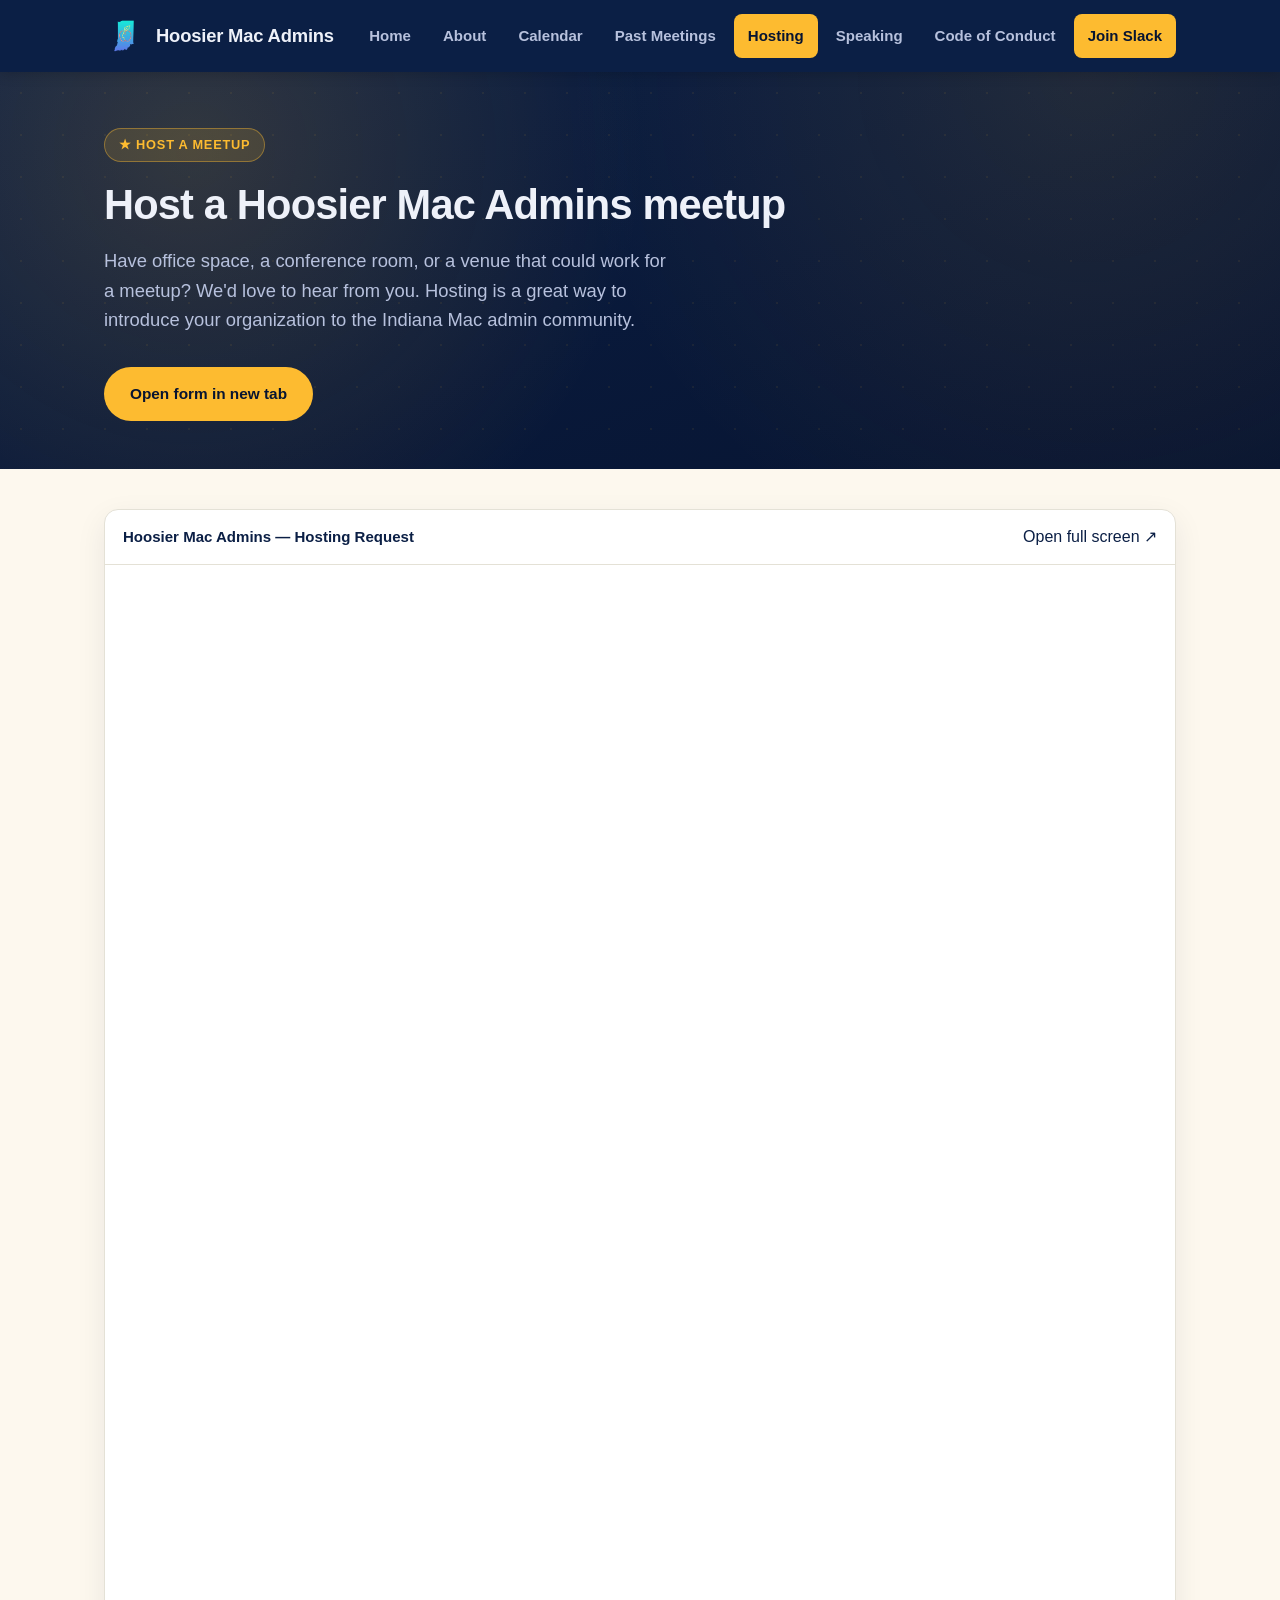
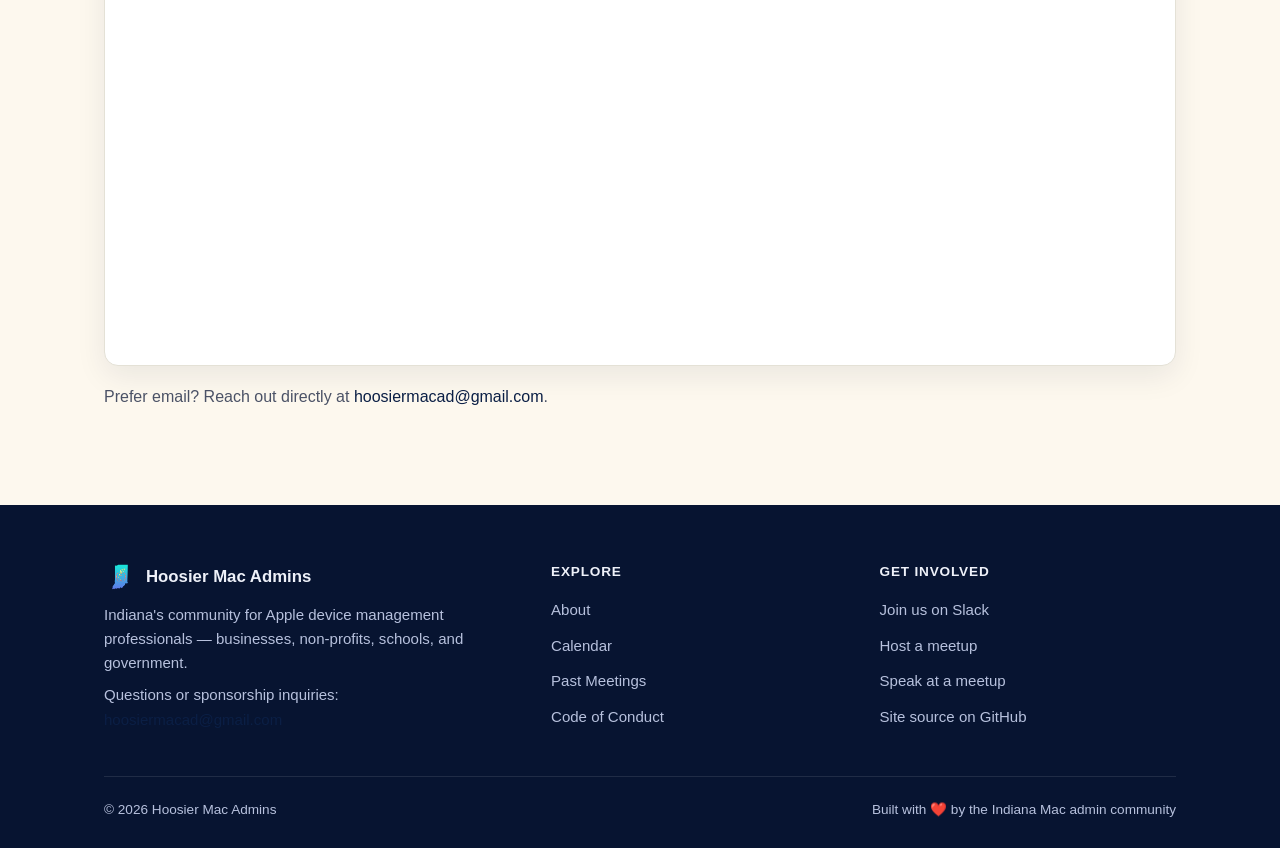
<file: hosting.html>
<!DOCTYPE html>
<html lang="en">
<head>
<meta charset="UTF-8">
<meta name="viewport" content="width=device-width, initial-scale=1">
<title>Host a Meetup — Hoosier Mac Admins</title>
<meta name="description" content="Interested in hosting a Hoosier Mac Admins meetup at your organization? Fill out our hosting request form.">
<link rel="icon" href="/assets/img/favicon.svg" type="image/svg+xml">
<link rel="stylesheet" href="/assets/css/styles.css">
</head>
<body>
<a class="skip-link" href="#main">Skip to content</a>

<header class="site-header">
  <div class="wrap">
    <a class="brand" href="/">
      <img src="/assets/img/logo.png" alt="Hoosier Mac Admins logo" width="40" height="40">
      Hoosier Mac Admins
    </a>
    <button class="nav-toggle" aria-label="Toggle navigation" aria-expanded="false">&#9776;</button>
    <nav class="main-nav" aria-label="Primary">
      <a href="/">Home</a>
      <a href="/about">About</a>
      <a href="/calendar">Calendar</a>
      <a href="/past-meetings">Past Meetings</a>
      <a href="/hosting" class="active">Hosting</a>
      <a href="/speaking">Speaking</a>
      <a href="/code-of-conduct">Code of Conduct</a>
      <a class="nav-cta" href="https://macadmins.org/community/slack/" target="_blank" rel="noopener">Join Slack</a>
    </nav>
  </div>
</header>

<main id="main">

  <section class="hero page-hero">
    <div class="wrap">
      <span class="hero-eyebrow">★ Host a Meetup</span>
      <h1>Host a Hoosier Mac Admins meetup</h1>
      <p class="lead">Have office space, a conference room, or a venue that could work for a meetup? We'd love to hear from you. Hosting is a great way to introduce your organization to the Indiana Mac admin community.</p>
      <div class="hero-actions">
        <a class="btn btn-gold" href="https://docs.google.com/forms/d/e/1FAIpQLSfRJxEAfNtjZkETKQracFzSG1Txgf4c4zneg2_Xau-p_F87Qg/viewform" target="_blank" rel="noopener">Open form in new tab</a>
      </div>
    </div>
  </section>

  <section class="tight">
    <div class="wrap">
      <div class="embed-frame">
        <div class="embed-toolbar">
          <span>Hoosier Mac Admins — Hosting Request</span>
          <a href="https://docs.google.com/forms/d/e/1FAIpQLSfRJxEAfNtjZkETKQracFzSG1Txgf4c4zneg2_Xau-p_F87Qg/viewform" target="_blank" rel="noopener">Open full screen ↗</a>
        </div>
        <iframe
          src="https://docs.google.com/forms/d/e/1FAIpQLSfRJxEAfNtjZkETKQracFzSG1Txgf4c4zneg2_Xau-p_F87Qg/viewform?embedded=true"
          style="height: 1400px;"
          loading="lazy"
          title="Hoosier Mac Admins Hosting Request Form">
          Loading…
        </iframe>
      </div>
      <p style="margin-top:18px; color:var(--text-muted);">Prefer email? Reach out directly at <a href="mailto:hoosiermacad@gmail.com">hoosiermacad@gmail.com</a>.</p>
    </div>
  </section>

</main>

<footer class="site-footer">
  <div class="wrap">
    <div class="footer-grid">
      <div>
        <div class="footer-brand">
          <img src="/assets/img/logo.png" alt="" width="32" height="32">
          Hoosier Mac Admins
        </div>
        <p>Indiana's community for Apple device management professionals — businesses, non-profits, schools, and government.</p>
        <p>Questions or sponsorship inquiries: <a href="mailto:hoosiermacad@gmail.com">hoosiermacad@gmail.com</a></p>
      </div>
      <div>
        <h4>Explore</h4>
        <ul class="footer-links">
          <li><a href="/about">About</a></li>
          <li><a href="/calendar">Calendar</a></li>
          <li><a href="/past-meetings">Past Meetings</a></li>
          <li><a href="/code-of-conduct">Code of Conduct</a></li>
        </ul>
      </div>
      <div>
        <h4>Get involved</h4>
        <ul class="footer-links">
          <li><a href="https://macadmins.org/community/slack/" target="_blank" rel="noopener">Join us on Slack</a></li>
          <li><a href="/hosting">Host a meetup</a></li>
          <li><a href="/speaking">Speak at a meetup</a></li>
          <li><a href="https://github.com/hoosiermacadmins/hoosiermacadmins-org" target="_blank" rel="noopener">Site source on GitHub</a></li>
        </ul>
      </div>
    </div>
    <div class="footer-bottom">
      <span>&copy; <span data-year>2026</span> Hoosier Mac Admins</span>
      <span>Built with ❤️ by the Indiana Mac admin community</span>
    </div>
  </div>
</footer>

<script src="/assets/js/main.js"></script>
</body>
</html>
</file>
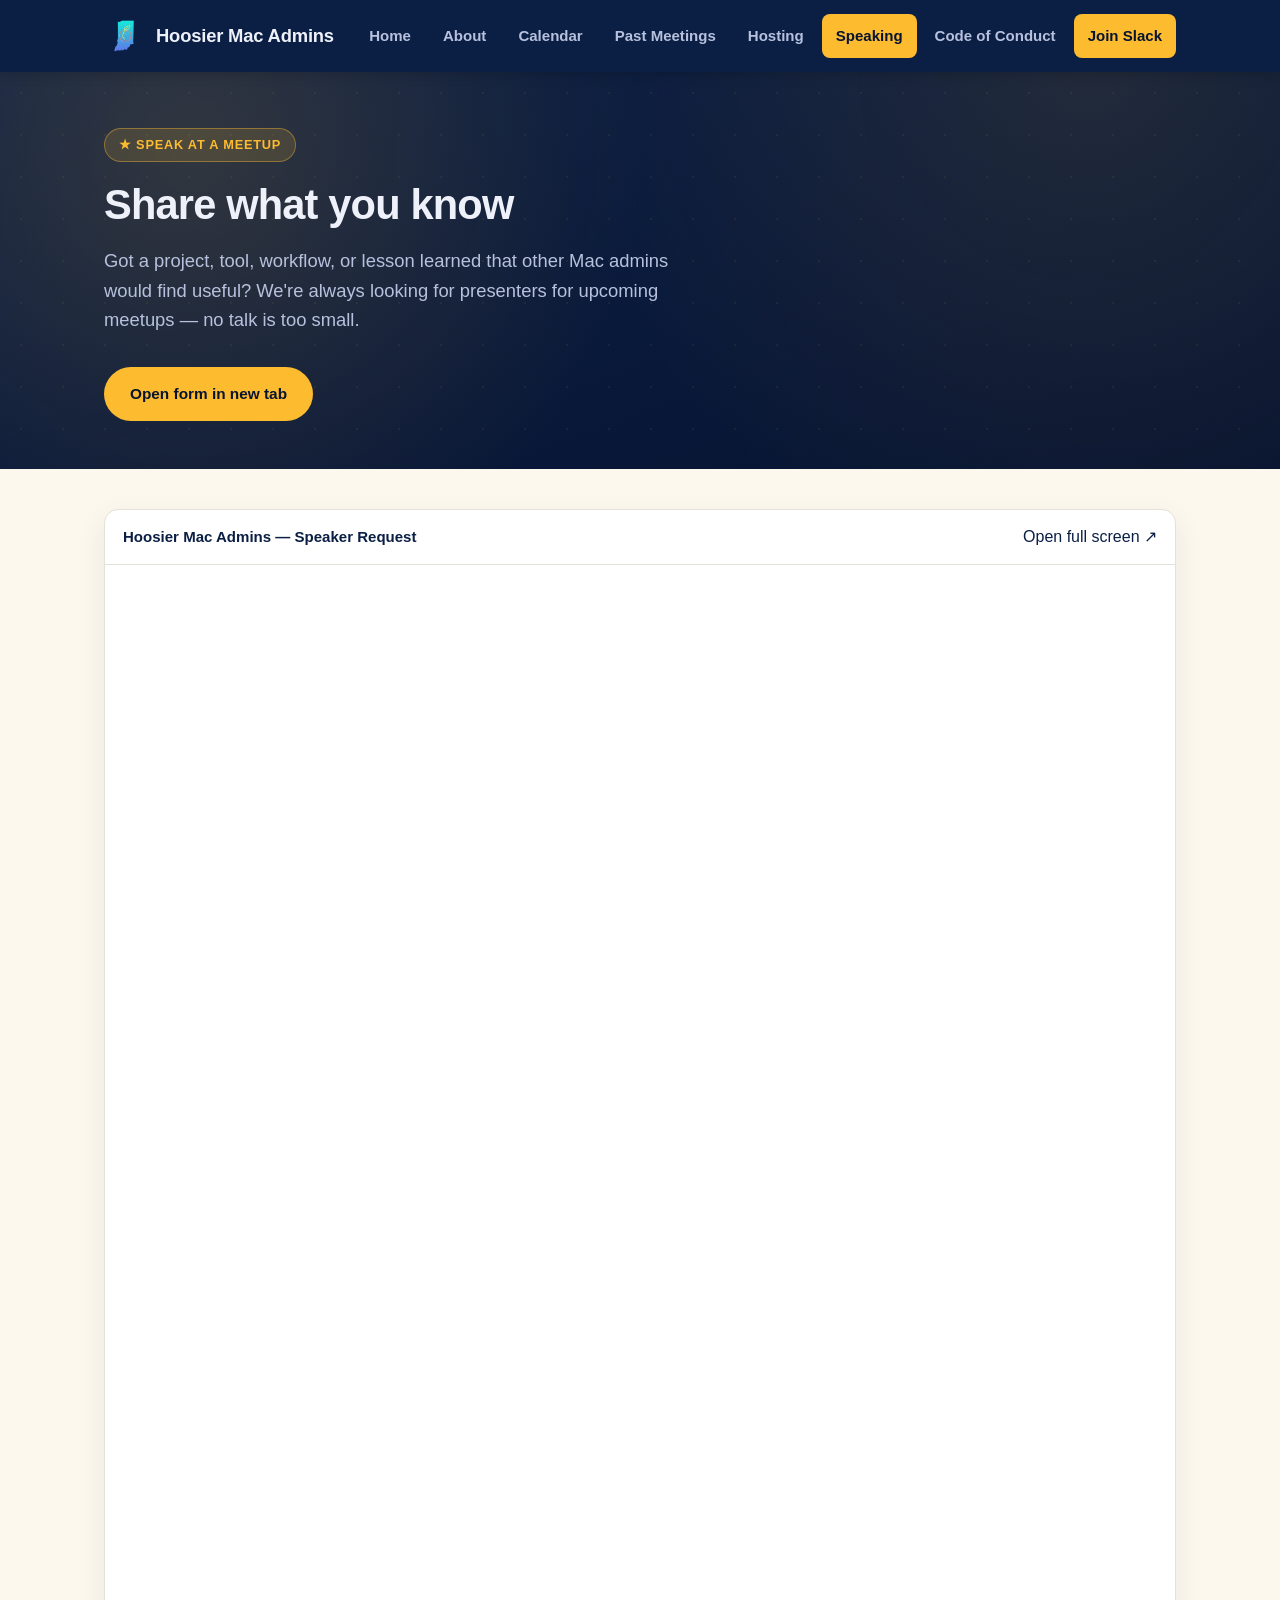
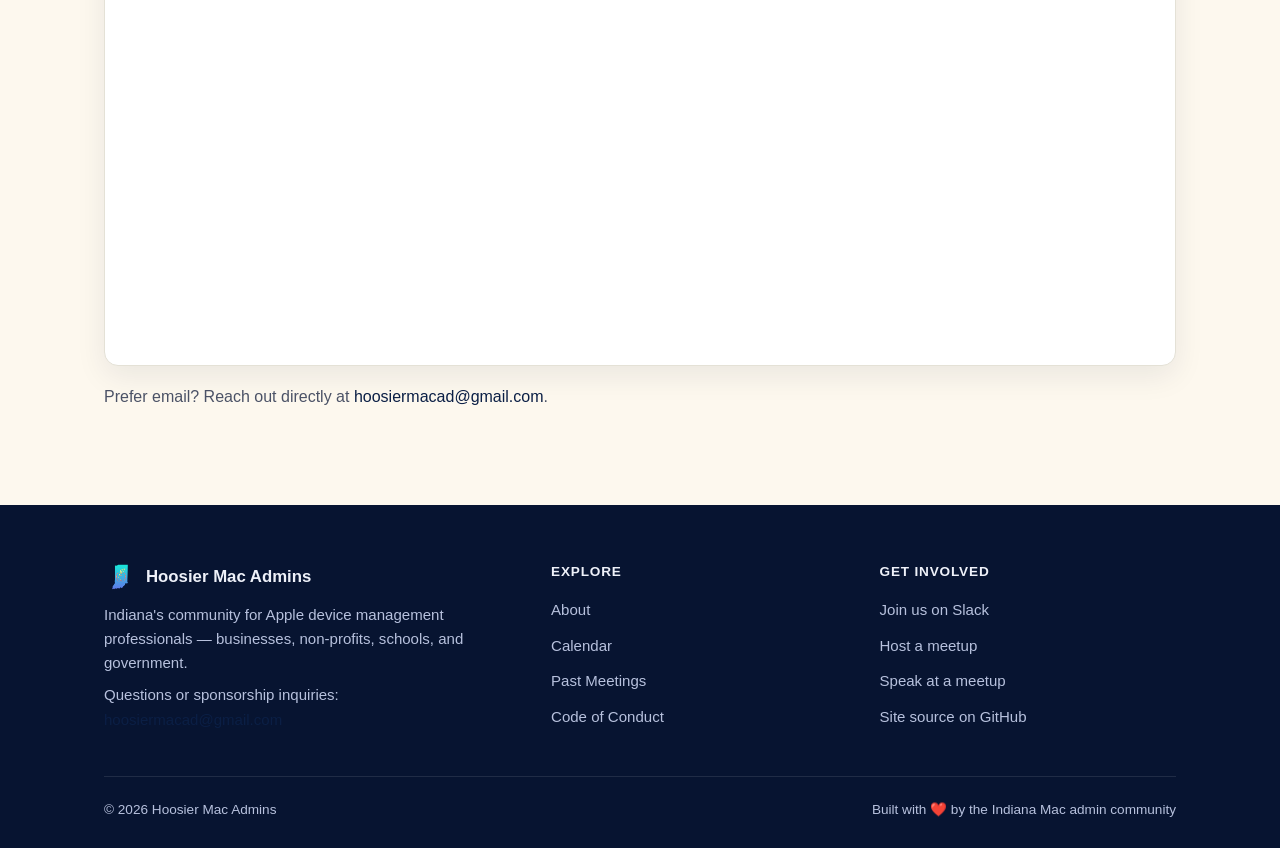
<file: speaking.html>
<!DOCTYPE html>
<html lang="en">
<head>
<meta charset="UTF-8">
<meta name="viewport" content="width=device-width, initial-scale=1">
<title>Speak at a Meetup — Hoosier Mac Admins</title>
<meta name="description" content="Interested in presenting at a Hoosier Mac Admins meetup? Fill out our speaker request form.">
<link rel="icon" href="/assets/img/favicon.svg" type="image/svg+xml">
<link rel="stylesheet" href="/assets/css/styles.css">
</head>
<body>
<a class="skip-link" href="#main">Skip to content</a>

<header class="site-header">
  <div class="wrap">
    <a class="brand" href="/">
      <img src="/assets/img/logo.png" alt="Hoosier Mac Admins logo" width="40" height="40">
      Hoosier Mac Admins
    </a>
    <button class="nav-toggle" aria-label="Toggle navigation" aria-expanded="false">&#9776;</button>
    <nav class="main-nav" aria-label="Primary">
      <a href="/">Home</a>
      <a href="/about">About</a>
      <a href="/calendar">Calendar</a>
      <a href="/past-meetings">Past Meetings</a>
      <a href="/hosting">Hosting</a>
      <a href="/speaking" class="active">Speaking</a>
      <a href="/code-of-conduct">Code of Conduct</a>
      <a class="nav-cta" href="https://macadmins.org/community/slack/" target="_blank" rel="noopener">Join Slack</a>
    </nav>
  </div>
</header>

<main id="main">

  <section class="hero page-hero">
    <div class="wrap">
      <span class="hero-eyebrow">★ Speak at a Meetup</span>
      <h1>Share what you know</h1>
      <p class="lead">Got a project, tool, workflow, or lesson learned that other Mac admins would find useful? We're always looking for presenters for upcoming meetups — no talk is too small.</p>
      <div class="hero-actions">
        <a class="btn btn-gold" href="https://docs.google.com/forms/d/e/1FAIpQLSct6vfGj-CcChqfS7R5axzZdI0oCTiut7D9b7c6l7F_ry0tjw/viewform" target="_blank" rel="noopener">Open form in new tab</a>
      </div>
    </div>
  </section>

  <section class="tight">
    <div class="wrap">
      <div class="embed-frame">
        <div class="embed-toolbar">
          <span>Hoosier Mac Admins — Speaker Request</span>
          <a href="https://docs.google.com/forms/d/e/1FAIpQLSct6vfGj-CcChqfS7R5axzZdI0oCTiut7D9b7c6l7F_ry0tjw/viewform" target="_blank" rel="noopener">Open full screen ↗</a>
        </div>
        <iframe
          src="https://docs.google.com/forms/d/e/1FAIpQLSct6vfGj-CcChqfS7R5axzZdI0oCTiut7D9b7c6l7F_ry0tjw/viewform?embedded=true"
          style="height: 1400px;"
          loading="lazy"
          title="Hoosier Mac Admins Speaker Request Form">
          Loading…
        </iframe>
      </div>
      <p style="margin-top:18px; color:var(--text-muted);">Prefer email? Reach out directly at <a href="mailto:hoosiermacad@gmail.com">hoosiermacad@gmail.com</a>.</p>
    </div>
  </section>

</main>

<footer class="site-footer">
  <div class="wrap">
    <div class="footer-grid">
      <div>
        <div class="footer-brand">
          <img src="/assets/img/logo.png" alt="" width="32" height="32">
          Hoosier Mac Admins
        </div>
        <p>Indiana's community for Apple device management professionals — businesses, non-profits, schools, and government.</p>
        <p>Questions or sponsorship inquiries: <a href="mailto:hoosiermacad@gmail.com">hoosiermacad@gmail.com</a></p>
      </div>
      <div>
        <h4>Explore</h4>
        <ul class="footer-links">
          <li><a href="/about">About</a></li>
          <li><a href="/calendar">Calendar</a></li>
          <li><a href="/past-meetings">Past Meetings</a></li>
          <li><a href="/code-of-conduct">Code of Conduct</a></li>
        </ul>
      </div>
      <div>
        <h4>Get involved</h4>
        <ul class="footer-links">
          <li><a href="https://macadmins.org/community/slack/" target="_blank" rel="noopener">Join us on Slack</a></li>
          <li><a href="/hosting">Host a meetup</a></li>
          <li><a href="/speaking">Speak at a meetup</a></li>
          <li><a href="https://github.com/hoosiermacadmins/hoosiermacadmins-org" target="_blank" rel="noopener">Site source on GitHub</a></li>
        </ul>
      </div>
    </div>
    <div class="footer-bottom">
      <span>&copy; <span data-year>2026</span> Hoosier Mac Admins</span>
      <span>Built with ❤️ by the Indiana Mac admin community</span>
    </div>
  </div>
</footer>

<script src="/assets/js/main.js"></script>
</body>
</html>
</file>
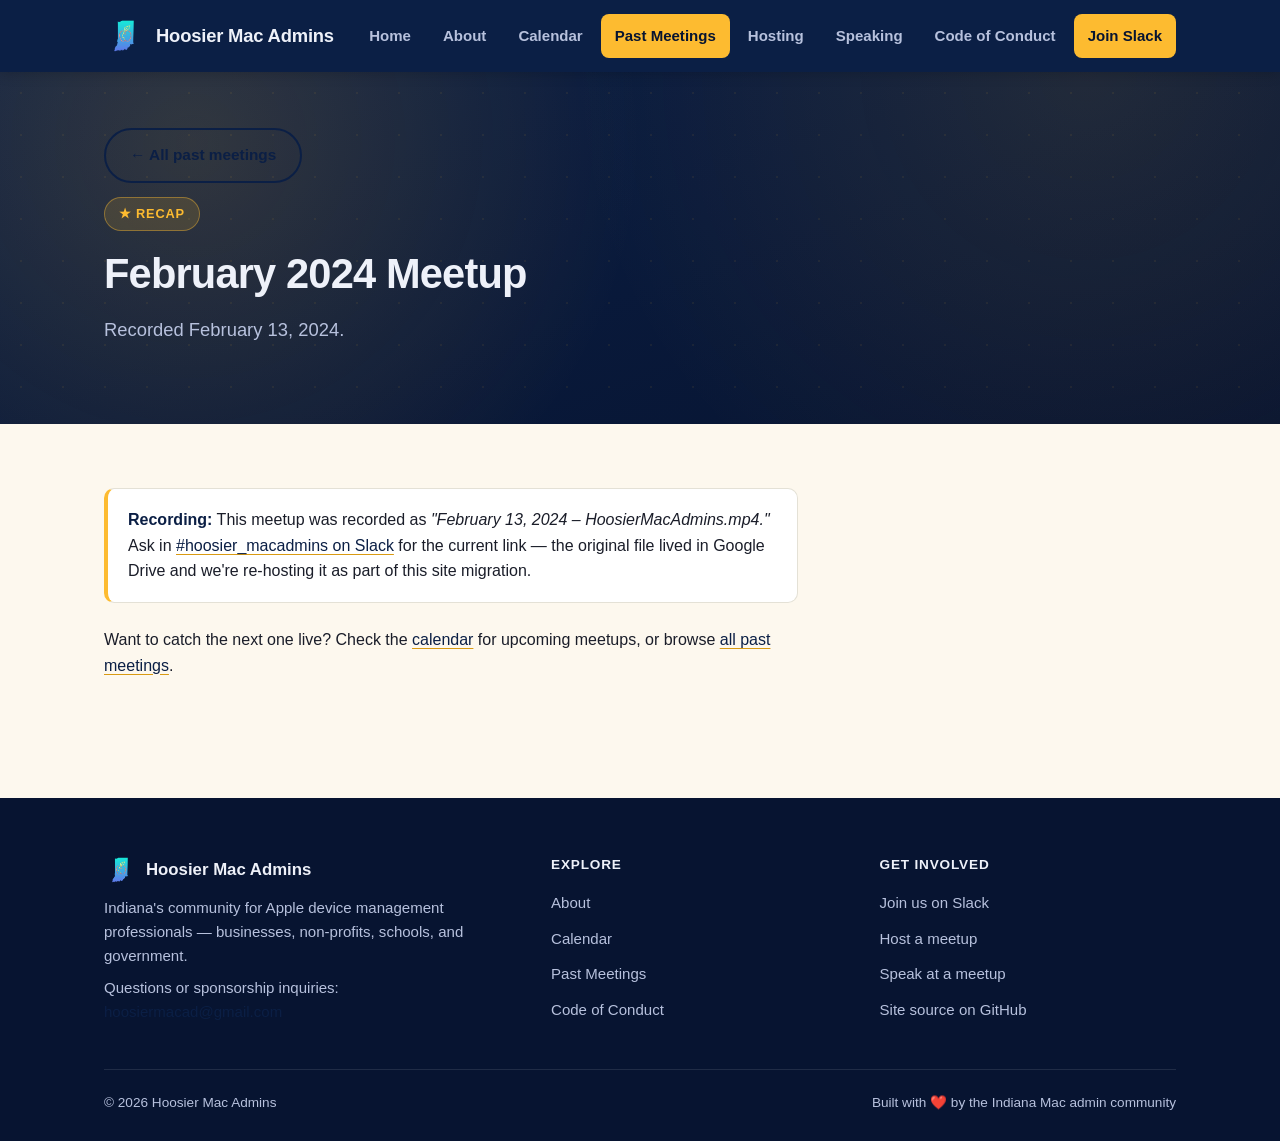
<file: past-meetings/february-2024.html>
<!DOCTYPE html>
<html lang="en">
<head>
<meta charset="UTF-8">
<meta name="viewport" content="width=device-width, initial-scale=1">
<title>February 2024 — Past Meetings — Hoosier Mac Admins</title>
<meta name="description" content="Recap of the February 2024 Hoosier Mac Admins meetup.">
<link rel="icon" href="/assets/img/favicon.svg" type="image/svg+xml">
<link rel="stylesheet" href="/assets/css/styles.css">
</head>
<body>
<a class="skip-link" href="#main">Skip to content</a>

<header class="site-header">
  <div class="wrap">
    <a class="brand" href="/">
      <img src="/assets/img/logo.png" alt="Hoosier Mac Admins logo" width="40" height="40">
      Hoosier Mac Admins
    </a>
    <button class="nav-toggle" aria-label="Toggle navigation" aria-expanded="false">&#9776;</button>
    <nav class="main-nav" aria-label="Primary">
      <a href="/">Home</a>
      <a href="/about">About</a>
      <a href="/calendar">Calendar</a>
      <a href="/past-meetings" class="active">Past Meetings</a>
      <a href="/hosting">Hosting</a>
      <a href="/speaking">Speaking</a>
      <a href="/code-of-conduct">Code of Conduct</a>
      <a class="nav-cta" href="https://macadmins.org/community/slack/" target="_blank" rel="noopener">Join Slack</a>
    </nav>
  </div>
</header>

<main id="main">

  <section class="hero page-hero">
    <div class="wrap">
      <p style="margin:0 0 14px;"><a class="btn-navy-outline btn" href="/past-meetings">← All past meetings</a></p>
      <span class="hero-eyebrow">★ Recap</span>
      <h1>February 2024 Meetup</h1>
      <p class="lead">Recorded February 13, 2024.</p>
    </div>
  </section>

  <section>
    <div class="wrap">
      <div class="prose">
        <div class="callout">
          <strong>Recording:</strong> This meetup was recorded as <em>"February 13, 2024 – HoosierMacAdmins.mp4."</em> Ask in <a href="https://macadmins.slack.com/archives/hoosier_macadmins" target="_blank" rel="noopener">#hoosier_macadmins on Slack</a> for the current link — the original file lived in Google Drive and we're re-hosting it as part of this site migration.
        </div>
        <p>Want to catch the next one live? Check the <a href="/calendar">calendar</a> for upcoming meetups, or browse <a href="/past-meetings">all past meetings</a>.</p>
      </div>
    </div>
  </section>

</main>

<footer class="site-footer">
  <div class="wrap">
    <div class="footer-grid">
      <div>
        <div class="footer-brand">
          <img src="/assets/img/logo.png" alt="" width="32" height="32">
          Hoosier Mac Admins
        </div>
        <p>Indiana's community for Apple device management professionals — businesses, non-profits, schools, and government.</p>
        <p>Questions or sponsorship inquiries: <a href="mailto:hoosiermacad@gmail.com">hoosiermacad@gmail.com</a></p>
      </div>
      <div>
        <h4>Explore</h4>
        <ul class="footer-links">
          <li><a href="/about">About</a></li>
          <li><a href="/calendar">Calendar</a></li>
          <li><a href="/past-meetings">Past Meetings</a></li>
          <li><a href="/code-of-conduct">Code of Conduct</a></li>
        </ul>
      </div>
      <div>
        <h4>Get involved</h4>
        <ul class="footer-links">
          <li><a href="https://macadmins.org/community/slack/" target="_blank" rel="noopener">Join us on Slack</a></li>
          <li><a href="/hosting">Host a meetup</a></li>
          <li><a href="/speaking">Speak at a meetup</a></li>
          <li><a href="https://github.com/hoosiermacadmins/hoosiermacadmins-org" target="_blank" rel="noopener">Site source on GitHub</a></li>
        </ul>
      </div>
    </div>
    <div class="footer-bottom">
      <span>&copy; <span data-year>2026</span> Hoosier Mac Admins</span>
      <span>Built with ❤️ by the Indiana Mac admin community</span>
    </div>
  </div>
</footer>

<script src="/assets/js/main.js"></script>
</body>
</html>
</file>
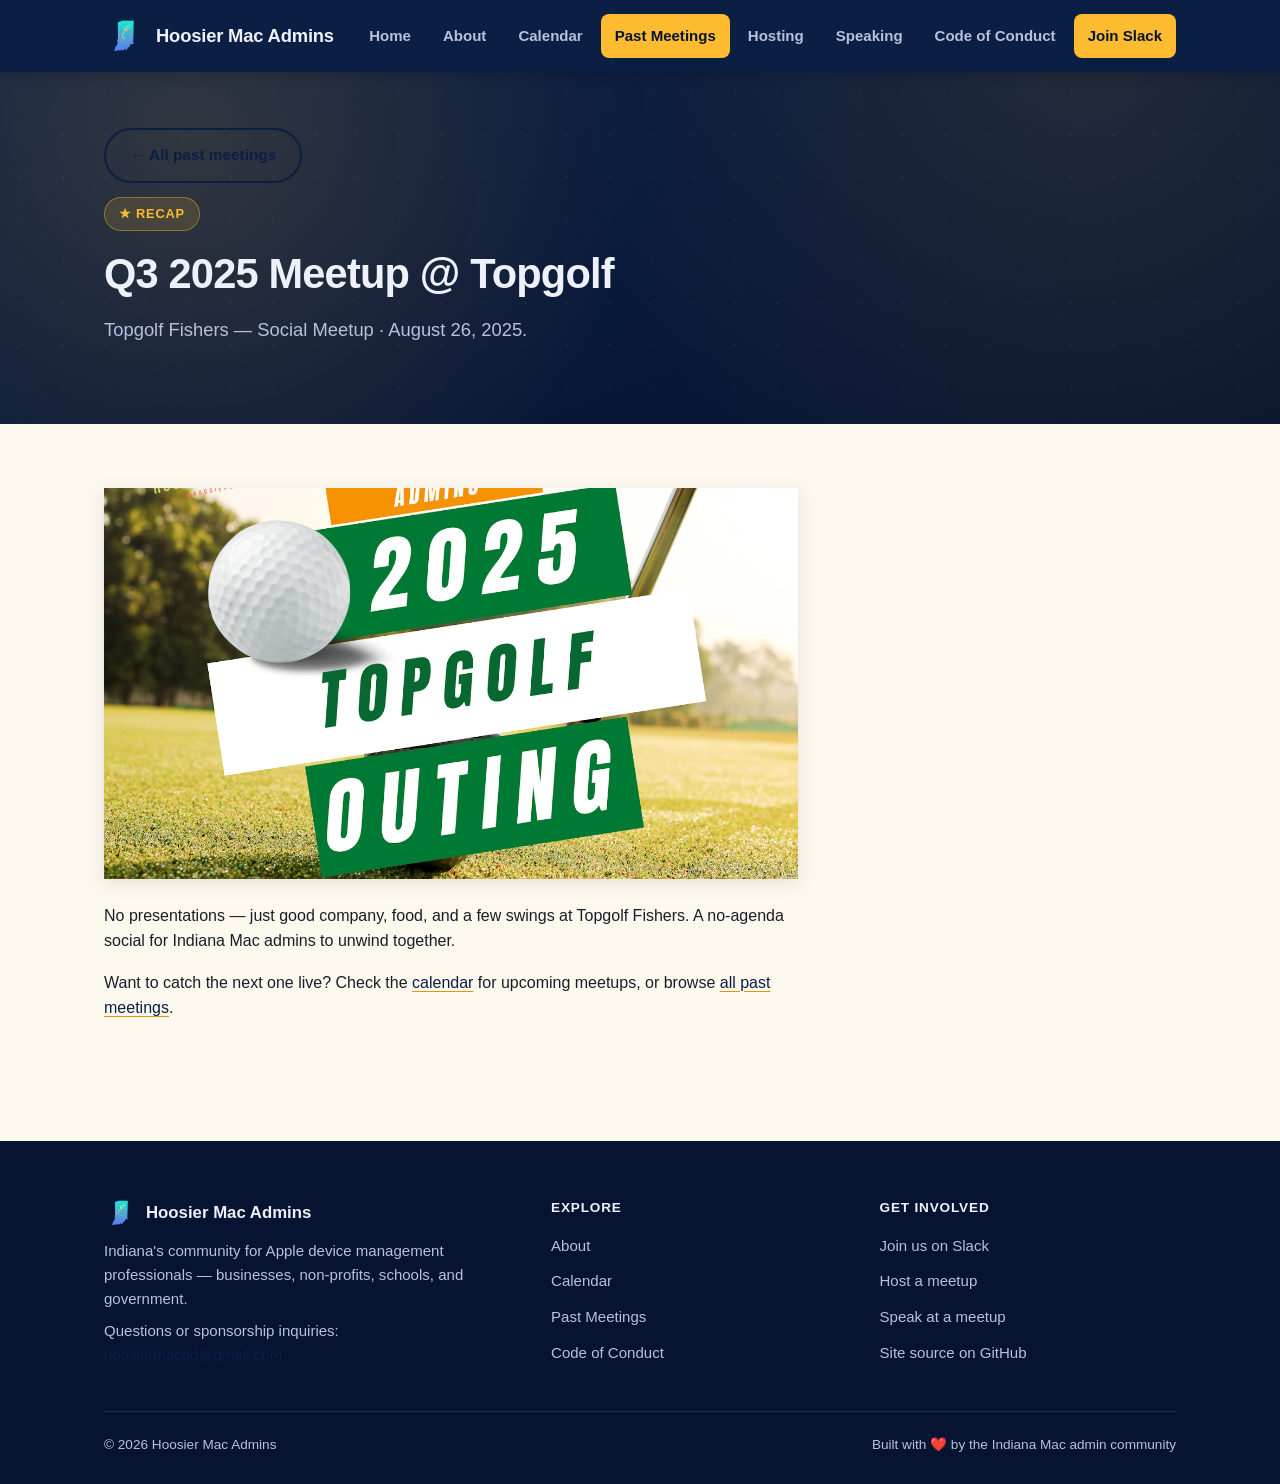
<file: past-meetings/q3-2025-topgolf.html>
<!DOCTYPE html>
<html lang="en">
<head>
<meta charset="UTF-8">
<meta name="viewport" content="width=device-width, initial-scale=1">
<title>Q3 2025 Meetup @ Topgolf — Past Meetings — Hoosier Mac Admins</title>
<meta name="description" content="Recap of the Q3 2025 Hoosier Mac Admins social meetup at Topgolf Fishers.">
<link rel="icon" href="/assets/img/favicon.svg" type="image/svg+xml">
<link rel="stylesheet" href="/assets/css/styles.css">
</head>
<body>
<a class="skip-link" href="#main">Skip to content</a>

<header class="site-header">
  <div class="wrap">
    <a class="brand" href="/">
      <img src="/assets/img/logo.png" alt="Hoosier Mac Admins logo" width="40" height="40">
      Hoosier Mac Admins
    </a>
    <button class="nav-toggle" aria-label="Toggle navigation" aria-expanded="false">&#9776;</button>
    <nav class="main-nav" aria-label="Primary">
      <a href="/">Home</a>
      <a href="/about">About</a>
      <a href="/calendar">Calendar</a>
      <a href="/past-meetings" class="active">Past Meetings</a>
      <a href="/hosting">Hosting</a>
      <a href="/speaking">Speaking</a>
      <a href="/code-of-conduct">Code of Conduct</a>
      <a class="nav-cta" href="https://macadmins.org/community/slack/" target="_blank" rel="noopener">Join Slack</a>
    </nav>
  </div>
</header>

<main id="main">

  <section class="hero page-hero">
    <div class="wrap">
      <p style="margin:0 0 14px;"><a class="btn-navy-outline btn" href="/past-meetings">← All past meetings</a></p>
      <span class="hero-eyebrow">★ Recap</span>
      <h1>Q3 2025 Meetup @ Topgolf</h1>
      <p class="lead">Topgolf Fishers — Social Meetup · August 26, 2025.</p>
    </div>
  </section>

  <section>
    <div class="wrap">
      <div class="prose">
        <div class="card-img" style="margin:0 0 24px; box-shadow: var(--shadow-card);">
          <img src="/assets/img/q3-2025-topgolf.png" alt="Hoosier Mac Admins Q3 2025 meetup at Topgolf">
        </div>
        <p>No presentations — just good company, food, and a few swings at Topgolf Fishers. A no-agenda social for Indiana Mac admins to unwind together.</p>
        <p>Want to catch the next one live? Check the <a href="/calendar">calendar</a> for upcoming meetups, or browse <a href="/past-meetings">all past meetings</a>.</p>
      </div>
    </div>
  </section>

</main>

<footer class="site-footer">
  <div class="wrap">
    <div class="footer-grid">
      <div>
        <div class="footer-brand">
          <img src="/assets/img/logo.png" alt="" width="32" height="32">
          Hoosier Mac Admins
        </div>
        <p>Indiana's community for Apple device management professionals — businesses, non-profits, schools, and government.</p>
        <p>Questions or sponsorship inquiries: <a href="mailto:hoosiermacad@gmail.com">hoosiermacad@gmail.com</a></p>
      </div>
      <div>
        <h4>Explore</h4>
        <ul class="footer-links">
          <li><a href="/about">About</a></li>
          <li><a href="/calendar">Calendar</a></li>
          <li><a href="/past-meetings">Past Meetings</a></li>
          <li><a href="/code-of-conduct">Code of Conduct</a></li>
        </ul>
      </div>
      <div>
        <h4>Get involved</h4>
        <ul class="footer-links">
          <li><a href="https://macadmins.org/community/slack/" target="_blank" rel="noopener">Join us on Slack</a></li>
          <li><a href="/hosting">Host a meetup</a></li>
          <li><a href="/speaking">Speak at a meetup</a></li>
          <li><a href="https://github.com/hoosiermacadmins/hoosiermacadmins-org" target="_blank" rel="noopener">Site source on GitHub</a></li>
        </ul>
      </div>
    </div>
    <div class="footer-bottom">
      <span>&copy; <span data-year>2026</span> Hoosier Mac Admins</span>
      <span>Built with ❤️ by the Indiana Mac admin community</span>
    </div>
  </div>
</footer>

<script src="/assets/js/main.js"></script>
</body>
</html>
</file>
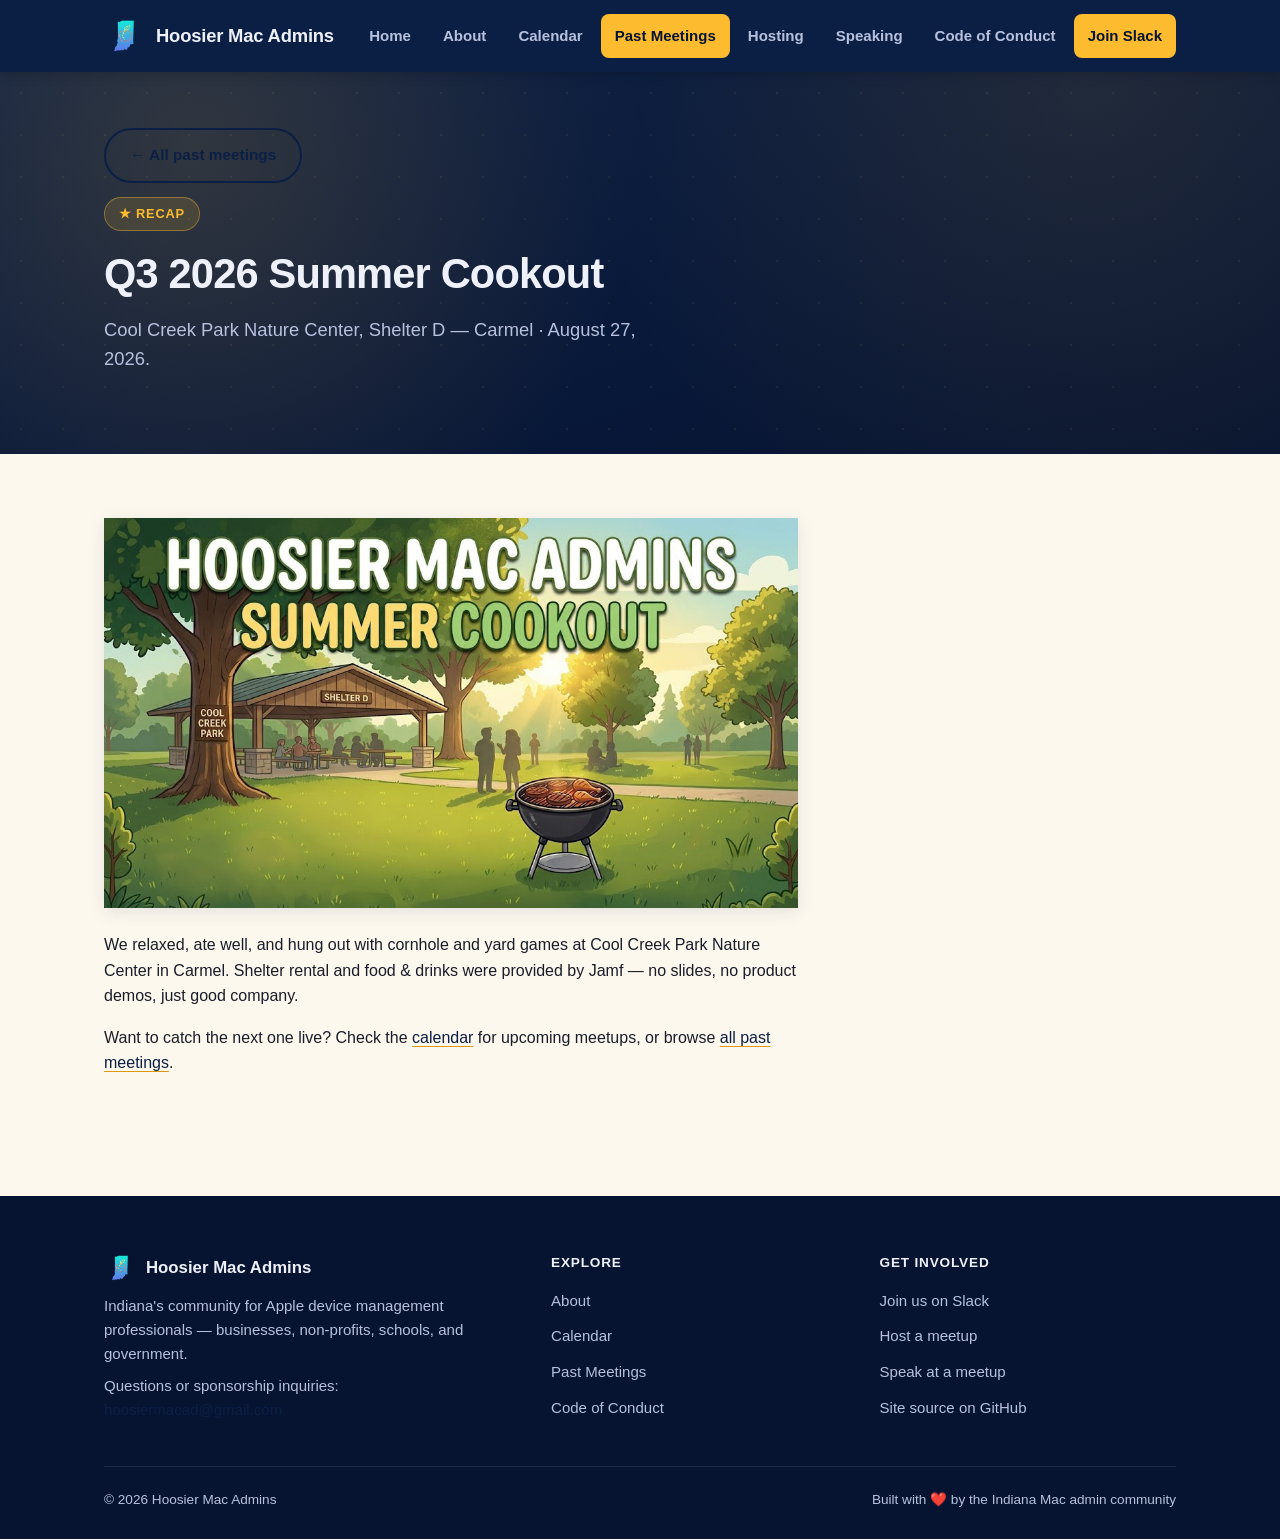
<file: past-meetings/q3-2026-summer-cookout.html>
<!DOCTYPE html>
<html lang="en">
<head>
<meta charset="UTF-8">
<meta name="viewport" content="width=device-width, initial-scale=1">
<title>Q3 2026 Summer Cookout — Past Meetings — Hoosier Mac Admins</title>
<meta name="description" content="Recap of the Q3 2026 Hoosier Mac Admins Summer Cookout at Cool Creek Park in Carmel.">
<link rel="icon" href="/assets/img/favicon.svg" type="image/svg+xml">
<link rel="stylesheet" href="/assets/css/styles.css">
</head>
<body>
<a class="skip-link" href="#main">Skip to content</a>

<header class="site-header">
  <div class="wrap">
    <a class="brand" href="/">
      <img src="/assets/img/logo.png" alt="Hoosier Mac Admins logo" width="40" height="40">
      Hoosier Mac Admins
    </a>
    <button class="nav-toggle" aria-label="Toggle navigation" aria-expanded="false">&#9776;</button>
    <nav class="main-nav" aria-label="Primary">
      <a href="/">Home</a>
      <a href="/about">About</a>
      <a href="/calendar">Calendar</a>
      <a href="/past-meetings" class="active">Past Meetings</a>
      <a href="/hosting">Hosting</a>
      <a href="/speaking">Speaking</a>
      <a href="/code-of-conduct">Code of Conduct</a>
      <a class="nav-cta" href="https://macadmins.org/community/slack/" target="_blank" rel="noopener">Join Slack</a>
    </nav>
  </div>
</header>

<main id="main">

  <section class="hero page-hero">
    <div class="wrap">
      <p style="margin:0 0 14px;"><a class="btn-navy-outline btn" href="/past-meetings">← All past meetings</a></p>
      <span class="hero-eyebrow">★ Recap</span>
      <h1>Q3 2026 Summer Cookout</h1>
      <p class="lead">Cool Creek Park Nature Center, Shelter D — Carmel · August 27, 2026.</p>
    </div>
  </section>

  <section>
    <div class="wrap">
      <div class="prose">
        <div class="card-img" style="margin:0 0 24px; box-shadow: var(--shadow-card);">
          <img src="/assets/img/q3-2026-summer-cookout.jpg" alt="Hoosier Mac Admins Q3 2026 Summer Cookout">
        </div>
        <p>We relaxed, ate well, and hung out with cornhole and yard games at Cool Creek Park Nature Center in Carmel. Shelter rental and food &amp; drinks were provided by Jamf — no slides, no product demos, just good company.</p>
        <p>Want to catch the next one live? Check the <a href="/calendar">calendar</a> for upcoming meetups, or browse <a href="/past-meetings">all past meetings</a>.</p>
      </div>
    </div>
  </section>

</main>

<footer class="site-footer">
  <div class="wrap">
    <div class="footer-grid">
      <div>
        <div class="footer-brand">
          <img src="/assets/img/logo.png" alt="" width="32" height="32">
          Hoosier Mac Admins
        </div>
        <p>Indiana's community for Apple device management professionals — businesses, non-profits, schools, and government.</p>
        <p>Questions or sponsorship inquiries: <a href="mailto:hoosiermacad@gmail.com">hoosiermacad@gmail.com</a></p>
      </div>
      <div>
        <h4>Explore</h4>
        <ul class="footer-links">
          <li><a href="/about">About</a></li>
          <li><a href="/calendar">Calendar</a></li>
          <li><a href="/past-meetings">Past Meetings</a></li>
          <li><a href="/code-of-conduct">Code of Conduct</a></li>
        </ul>
      </div>
      <div>
        <h4>Get involved</h4>
        <ul class="footer-links">
          <li><a href="https://macadmins.org/community/slack/" target="_blank" rel="noopener">Join us on Slack</a></li>
          <li><a href="/hosting">Host a meetup</a></li>
          <li><a href="/speaking">Speak at a meetup</a></li>
          <li><a href="https://github.com/hoosiermacadmins/hoosiermacadmins-org" target="_blank" rel="noopener">Site source on GitHub</a></li>
        </ul>
      </div>
    </div>
    <div class="footer-bottom">
      <span>&copy; <span data-year>2026</span> Hoosier Mac Admins</span>
      <span>Built with ❤️ by the Indiana Mac admin community</span>
    </div>
  </div>
</footer>

<script src="/assets/js/main.js"></script>
</body>
</html>
</file>
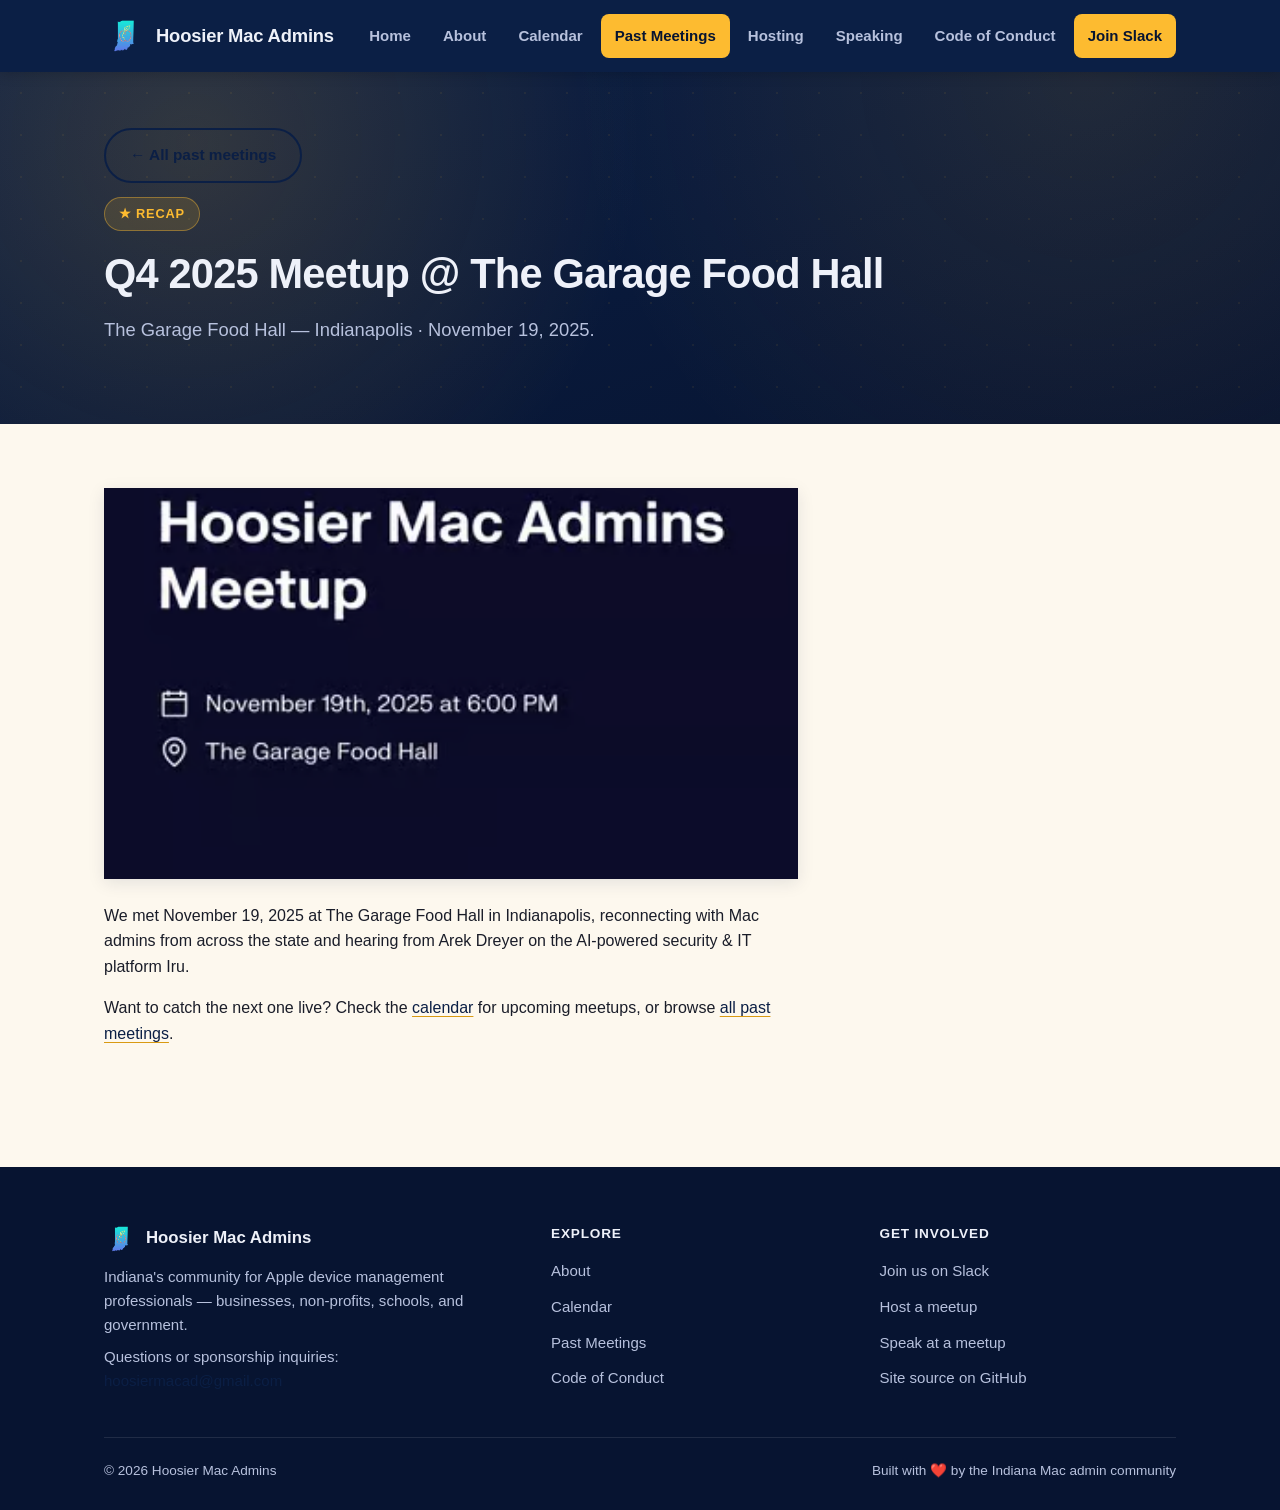
<file: past-meetings/q4-2025-garage-food-hall.html>
<!DOCTYPE html>
<html lang="en">
<head>
<meta charset="UTF-8">
<meta name="viewport" content="width=device-width, initial-scale=1">
<title>Q4 2025 Meetup @ The Garage Food Hall — Past Meetings — Hoosier Mac Admins</title>
<meta name="description" content="Recap of the Q4 2025 Hoosier Mac Admins meetup at The Garage Food Hall in Indianapolis.">
<link rel="icon" href="/assets/img/favicon.svg" type="image/svg+xml">
<link rel="stylesheet" href="/assets/css/styles.css">
</head>
<body>
<a class="skip-link" href="#main">Skip to content</a>

<header class="site-header">
  <div class="wrap">
    <a class="brand" href="/">
      <img src="/assets/img/logo.png" alt="Hoosier Mac Admins logo" width="40" height="40">
      Hoosier Mac Admins
    </a>
    <button class="nav-toggle" aria-label="Toggle navigation" aria-expanded="false">&#9776;</button>
    <nav class="main-nav" aria-label="Primary">
      <a href="/">Home</a>
      <a href="/about">About</a>
      <a href="/calendar">Calendar</a>
      <a href="/past-meetings" class="active">Past Meetings</a>
      <a href="/hosting">Hosting</a>
      <a href="/speaking">Speaking</a>
      <a href="/code-of-conduct">Code of Conduct</a>
      <a class="nav-cta" href="https://macadmins.org/community/slack/" target="_blank" rel="noopener">Join Slack</a>
    </nav>
  </div>
</header>

<main id="main">

  <section class="hero page-hero">
    <div class="wrap">
      <p style="margin:0 0 14px;"><a class="btn-navy-outline btn" href="/past-meetings">← All past meetings</a></p>
      <span class="hero-eyebrow">★ Recap</span>
      <h1>Q4 2025 Meetup @ The Garage Food Hall</h1>
      <p class="lead">The Garage Food Hall — Indianapolis · November 19, 2025.</p>
    </div>
  </section>

  <section>
    <div class="wrap">
      <div class="prose">
        <div class="card-img" style="margin:0 0 24px; box-shadow: var(--shadow-card);">
          <img src="/assets/img/q4-2025-garage-food-hall.png" alt="Hoosier Mac Admins Q4 2025 meetup at The Garage Food Hall">
        </div>
        <p>We met November 19, 2025 at The Garage Food Hall in Indianapolis, reconnecting with Mac admins from across the state and hearing from Arek Dreyer on the AI-powered security &amp; IT platform Iru.</p>
        <p>Want to catch the next one live? Check the <a href="/calendar">calendar</a> for upcoming meetups, or browse <a href="/past-meetings">all past meetings</a>.</p>
      </div>
    </div>
  </section>

</main>

<footer class="site-footer">
  <div class="wrap">
    <div class="footer-grid">
      <div>
        <div class="footer-brand">
          <img src="/assets/img/logo.png" alt="" width="32" height="32">
          Hoosier Mac Admins
        </div>
        <p>Indiana's community for Apple device management professionals — businesses, non-profits, schools, and government.</p>
        <p>Questions or sponsorship inquiries: <a href="mailto:hoosiermacad@gmail.com">hoosiermacad@gmail.com</a></p>
      </div>
      <div>
        <h4>Explore</h4>
        <ul class="footer-links">
          <li><a href="/about">About</a></li>
          <li><a href="/calendar">Calendar</a></li>
          <li><a href="/past-meetings">Past Meetings</a></li>
          <li><a href="/code-of-conduct">Code of Conduct</a></li>
        </ul>
      </div>
      <div>
        <h4>Get involved</h4>
        <ul class="footer-links">
          <li><a href="https://macadmins.org/community/slack/" target="_blank" rel="noopener">Join us on Slack</a></li>
          <li><a href="/hosting">Host a meetup</a></li>
          <li><a href="/speaking">Speak at a meetup</a></li>
          <li><a href="https://github.com/hoosiermacadmins/hoosiermacadmins-org" target="_blank" rel="noopener">Site source on GitHub</a></li>
        </ul>
      </div>
    </div>
    <div class="footer-bottom">
      <span>&copy; <span data-year>2026</span> Hoosier Mac Admins</span>
      <span>Built with ❤️ by the Indiana Mac admin community</span>
    </div>
  </div>
</footer>

<script src="/assets/js/main.js"></script>
</body>
</html>
</file>
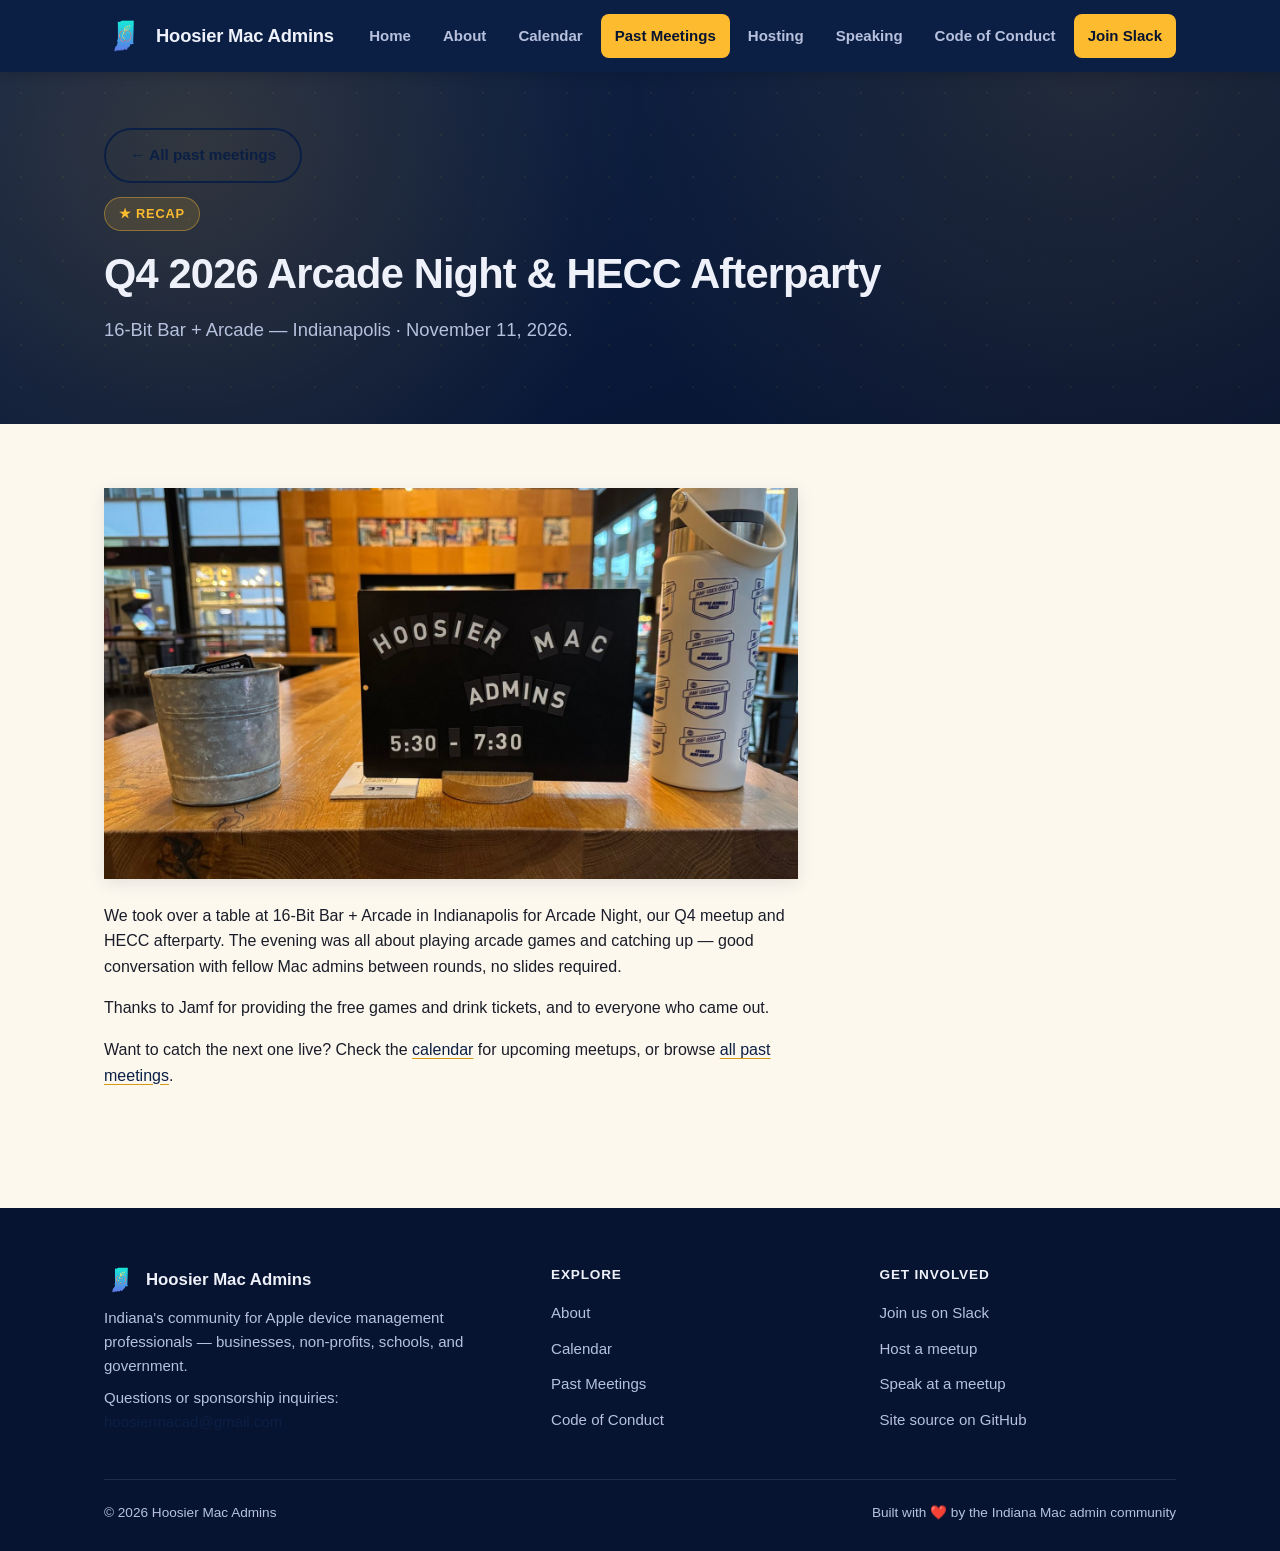
<file: past-meetings/q4-2026-arcade-night.html>
<!DOCTYPE html>
<html lang="en">
<head>
<meta charset="UTF-8">
<meta name="viewport" content="width=device-width, initial-scale=1">
<title>Q4 2026 Arcade Night — Past Meetings — Hoosier Mac Admins</title>
<meta name="description" content="Recap of Arcade Night, the Q4 2026 Hoosier Mac Admins meetup and HECC afterparty at 16-Bit Bar + Arcade in Indianapolis.">
<link rel="icon" href="/assets/img/favicon.svg" type="image/svg+xml">
<link rel="stylesheet" href="/assets/css/styles.css">
</head>
<body>
<a class="skip-link" href="#main">Skip to content</a>

<header class="site-header">
  <div class="wrap">
    <a class="brand" href="/">
      <img src="/assets/img/logo.png" alt="Hoosier Mac Admins logo" width="40" height="40">
      Hoosier Mac Admins
    </a>
    <button class="nav-toggle" aria-label="Toggle navigation" aria-expanded="false">&#9776;</button>
    <nav class="main-nav" aria-label="Primary">
      <a href="/">Home</a>
      <a href="/about">About</a>
      <a href="/calendar">Calendar</a>
      <a href="/past-meetings" class="active">Past Meetings</a>
      <a href="/hosting">Hosting</a>
      <a href="/speaking">Speaking</a>
      <a href="/code-of-conduct">Code of Conduct</a>
      <a class="nav-cta" href="https://macadmins.org/community/slack/" target="_blank" rel="noopener">Join Slack</a>
    </nav>
  </div>
</header>

<main id="main">

  <section class="hero page-hero">
    <div class="wrap">
      <p style="margin:0 0 14px;"><a class="btn-navy-outline btn" href="/past-meetings">← All past meetings</a></p>
      <span class="hero-eyebrow">★ Recap</span>
      <h1>Q4 2026 Arcade Night &amp; HECC Afterparty</h1>
      <p class="lead">16-Bit Bar + Arcade — Indianapolis · November 11, 2026.</p>
    </div>
  </section>

  <section>
    <div class="wrap">
      <div class="prose">
        <div class="card-img" style="margin:0 0 24px; box-shadow: var(--shadow-card);">
          <img src="/assets/img/q4-2026-arcade-night-recap.jpg" alt="A letter-board sign reading Hoosier Mac Admins, 5:30 – 7:30, on a table at 16-Bit Bar + Arcade next to a Jamf User Group water bottle">
        </div>
        <p>We took over a table at 16-Bit Bar + Arcade in Indianapolis for Arcade Night, our Q4 meetup and HECC afterparty. The evening was all about playing arcade games and catching up — good conversation with fellow Mac admins between rounds, no slides required.</p>
        <p>Thanks to Jamf for providing the free games and drink tickets, and to everyone who came out.</p>
        <p>Want to catch the next one live? Check the <a href="/calendar">calendar</a> for upcoming meetups, or browse <a href="/past-meetings">all past meetings</a>.</p>
      </div>
    </div>
  </section>

</main>

<footer class="site-footer">
  <div class="wrap">
    <div class="footer-grid">
      <div>
        <div class="footer-brand">
          <img src="/assets/img/logo.png" alt="" width="32" height="32">
          Hoosier Mac Admins
        </div>
        <p>Indiana's community for Apple device management professionals — businesses, non-profits, schools, and government.</p>
        <p>Questions or sponsorship inquiries: <a href="mailto:hoosiermacad@gmail.com">hoosiermacad@gmail.com</a></p>
      </div>
      <div>
        <h4>Explore</h4>
        <ul class="footer-links">
          <li><a href="/about">About</a></li>
          <li><a href="/calendar">Calendar</a></li>
          <li><a href="/past-meetings">Past Meetings</a></li>
          <li><a href="/code-of-conduct">Code of Conduct</a></li>
        </ul>
      </div>
      <div>
        <h4>Get involved</h4>
        <ul class="footer-links">
          <li><a href="https://macadmins.org/community/slack/" target="_blank" rel="noopener">Join us on Slack</a></li>
          <li><a href="/hosting">Host a meetup</a></li>
          <li><a href="/speaking">Speak at a meetup</a></li>
          <li><a href="https://github.com/hoosiermacadmins/hoosiermacadmins-org" target="_blank" rel="noopener">Site source on GitHub</a></li>
        </ul>
      </div>
    </div>
    <div class="footer-bottom">
      <span>&copy; <span data-year>2026</span> Hoosier Mac Admins</span>
      <span>Built with ❤️ by the Indiana Mac admin community</span>
    </div>
  </div>
</footer>

<script src="/assets/js/main.js"></script>
</body>
</html>
</file>
<file: assets/css/styles.css>
/* ==========================================================================
   Hoosier Mac Admins — shared stylesheet
   Indiana-flavored theme: flag navy + torch gold
   ========================================================================== */

:root {
  --ia-navy: #0b1f45;
  --ia-navy-dark: #071431;
  --ia-navy-light: #14305e;
  --ia-gold: #fdbb30;
  --ia-gold-dark: #d99a12;
  --ia-cream: #fdf8ee;
  --ia-white: #ffffff;
  --text-dark: #1a1d29;
  --text-muted: #4b5266;
  --text-on-navy: #eef1f9;
  --text-on-navy-muted: #b7c1dd;
  --border-soft: #e4e1d6;
  --shadow-soft: 0 10px 30px rgba(11, 31, 69, 0.08);
  --shadow-card: 0 4px 16px rgba(11, 31, 69, 0.10);
  --radius: 14px;
  --max-width: 1120px;
  --font-body: -apple-system, BlinkMacSystemFont, "Segoe UI", Roboto, Helvetica, Arial, sans-serif;
}

* {
  box-sizing: border-box;
}

html {
  scroll-behavior: smooth;
}

body {
  margin: 0;
  font-family: var(--font-body);
  color: var(--text-dark);
  background: var(--ia-cream);
  line-height: 1.6;
  -webkit-font-smoothing: antialiased;
}

img {
  max-width: 100%;
  display: block;
}

a {
  color: var(--ia-navy);
  text-decoration: none;
}

a:hover {
  color: var(--ia-navy-light);
}

.wrap {
  max-width: var(--max-width);
  margin: 0 auto;
  padding: 0 24px;
}

/* Skip link */
.skip-link {
  position: absolute;
  left: -9999px;
  top: 0;
  background: var(--ia-gold);
  color: var(--ia-navy-dark);
  padding: 10px 16px;
  z-index: 1000;
  font-weight: 700;
  border-radius: 0 0 8px 0;
}
.skip-link:focus {
  left: 0;
}

/* ---------------------------------- Header ---------------------------------- */

.site-header {
  background: var(--ia-navy);
  position: sticky;
  top: 0;
  z-index: 100;
  box-shadow: 0 2px 12px rgba(0, 0, 0, 0.18);
}

.site-header .wrap {
  display: flex;
  align-items: center;
  justify-content: space-between;
  height: 72px;
  gap: 24px;
}

.brand {
  display: flex;
  align-items: center;
  gap: 12px;
  color: var(--text-on-navy);
  font-weight: 800;
  font-size: 1.15rem;
  letter-spacing: -0.01em;
  white-space: nowrap;
}

.brand img {
  height: 40px;
  width: 40px;
  border-radius: 8px;
  object-fit: cover;
}

.brand:hover {
  color: var(--ia-gold);
}

.main-nav {
  display: flex;
  align-items: center;
  gap: 4px;
}

.main-nav a {
  color: var(--text-on-navy-muted);
  font-weight: 600;
  font-size: 0.94rem;
  padding: 10px 14px;
  border-radius: 8px;
  transition: background 0.15s ease, color 0.15s ease;
  white-space: nowrap;
}

.main-nav a:hover {
  color: var(--ia-white);
  background: rgba(255, 255, 255, 0.08);
}

.main-nav a.active {
  color: var(--ia-navy-dark);
  background: var(--ia-gold);
}

.nav-cta {
  background: var(--ia-gold) !important;
  color: var(--ia-navy-dark) !important;
  font-weight: 700 !important;
}

.nav-cta:hover {
  background: var(--ia-gold-dark) !important;
}

.nav-toggle {
  display: none;
  background: transparent;
  border: none;
  color: var(--text-on-navy);
  font-size: 1.6rem;
  cursor: pointer;
  padding: 4px 8px;
}

/* ---------------------------------- Hero ---------------------------------- */

.hero {
  background:
    radial-gradient(circle at 15% 20%, rgba(253, 187, 48, 0.16) 0, transparent 40%),
    radial-gradient(circle at 85% 0%, rgba(253, 187, 48, 0.10) 0, transparent 45%),
    linear-gradient(160deg, var(--ia-navy) 0%, var(--ia-navy-dark) 100%);
  color: var(--text-on-navy);
  padding: 76px 0 64px;
  position: relative;
  overflow: hidden;
}

.hero::after {
  content: "";
  position: absolute;
  inset: 0;
  background-image: radial-gradient(circle, rgba(253,187,48,0.55) 1.5px, transparent 1.5px);
  background-size: 42px 42px;
  opacity: 0.12;
  pointer-events: none;
}

.hero .wrap {
  position: relative;
  z-index: 1;
}

.hero-eyebrow {
  display: inline-flex;
  align-items: center;
  gap: 8px;
  background: rgba(253, 187, 48, 0.14);
  border: 1px solid rgba(253, 187, 48, 0.4);
  color: var(--ia-gold);
  font-weight: 700;
  font-size: 0.8rem;
  letter-spacing: 0.06em;
  text-transform: uppercase;
  padding: 6px 14px;
  border-radius: 999px;
  margin-bottom: 20px;
}

.hero h1 {
  font-size: clamp(2rem, 4.5vw, 3.2rem);
  line-height: 1.1;
  margin: 0 0 18px;
  max-width: 16ch;
  letter-spacing: -0.02em;
}

.hero p.lead {
  font-size: 1.15rem;
  color: var(--text-on-navy-muted);
  max-width: 56ch;
  margin: 0 0 32px;
}

.hero-actions {
  display: flex;
  flex-wrap: wrap;
  gap: 14px;
}

.page-hero {
  padding: 56px 0 48px;
}

.page-hero h1 {
  max-width: none;
  font-size: clamp(1.8rem, 3.5vw, 2.6rem);
}

/* ---------------------------------- Buttons ---------------------------------- */

.btn {
  display: inline-flex;
  align-items: center;
  gap: 8px;
  padding: 13px 24px;
  border-radius: 999px;
  font-weight: 700;
  font-size: 0.96rem;
  border: 2px solid transparent;
  cursor: pointer;
  transition: transform 0.12s ease, background 0.15s ease, color 0.15s ease, border-color 0.15s ease;
}

.btn:hover {
  transform: translateY(-1px);
}

.btn-gold {
  background: var(--ia-gold);
  color: var(--ia-navy-dark);
}
.btn-gold:hover {
  background: var(--ia-gold-dark);
  color: var(--ia-navy-dark);
}

.btn-outline {
  background: transparent;
  border-color: rgba(255, 255, 255, 0.4);
  color: var(--text-on-navy);
}
.btn-outline:hover {
  border-color: var(--ia-gold);
  color: var(--ia-gold);
}

.btn-navy {
  background: var(--ia-navy);
  color: var(--text-on-navy);
}
.btn-navy:hover {
  background: var(--ia-navy-light);
  color: var(--text-on-navy);
}

.btn-navy-outline {
  background: transparent;
  border-color: var(--ia-navy);
  color: var(--ia-navy);
}
.btn-navy-outline:hover {
  background: var(--ia-navy);
  color: var(--text-on-navy);
}

/* ---------------------------------- Sections ---------------------------------- */

section {
  padding: 64px 0;
}

section.tight {
  padding: 40px 0;
}

section.alt {
  background: var(--ia-white);
  border-top: 1px solid var(--border-soft);
  border-bottom: 1px solid var(--border-soft);
}

.section-head {
  margin-bottom: 36px;
  max-width: 68ch;
}

.section-head .kicker {
  display: block;
  color: var(--ia-gold-dark);
  font-weight: 800;
  font-size: 0.8rem;
  letter-spacing: 0.08em;
  text-transform: uppercase;
  margin-bottom: 8px;
}

.section-head h2 {
  font-size: clamp(1.5rem, 3vw, 2.1rem);
  margin: 0 0 10px;
  letter-spacing: -0.01em;
}

.section-head p {
  color: var(--text-muted);
  margin: 0;
  font-size: 1.05rem;
}

/* ---------------------------------- Cards / grids ---------------------------------- */

.grid {
  display: grid;
  gap: 24px;
}

.grid-3 {
  grid-template-columns: repeat(3, 1fr);
}

.grid-2 {
  grid-template-columns: repeat(2, 1fr);
}

@media (max-width: 860px) {
  .grid-3,
  .grid-2 {
    grid-template-columns: 1fr;
  }
}

.card {
  background: var(--ia-white);
  border: 1px solid var(--border-soft);
  border-radius: var(--radius);
  overflow: hidden;
  box-shadow: var(--shadow-card);
  display: flex;
  flex-direction: column;
}

.card-img {
  aspect-ratio: 16/9;
  overflow: hidden;
  background: var(--ia-navy);
}

.card-img img {
  width: 100%;
  height: 100%;
  object-fit: cover;
}

.card-body {
  padding: 22px 22px 24px;
  display: flex;
  flex-direction: column;
  gap: 10px;
  flex: 1;
}

.card-tag {
  display: inline-flex;
  align-self: flex-start;
  background: rgba(11, 31, 69, 0.06);
  color: var(--ia-navy);
  font-size: 0.75rem;
  font-weight: 800;
  letter-spacing: 0.04em;
  text-transform: uppercase;
  padding: 4px 10px;
  border-radius: 999px;
}

.card-body h3 {
  margin: 0;
  font-size: 1.15rem;
  letter-spacing: -0.01em;
}

.card-body p {
  margin: 0;
  color: var(--text-muted);
  font-size: 0.96rem;
}

.card-body .card-link {
  margin-top: auto;
  font-weight: 700;
  color: var(--ia-navy);
}

.card-body .card-link:hover {
  color: var(--ia-gold-dark);
}

/* icon feature cards */
.feature {
  background: var(--ia-white);
  border: 1px solid var(--border-soft);
  border-radius: var(--radius);
  padding: 26px 24px;
  box-shadow: var(--shadow-card);
}

.feature .icon {
  width: 46px;
  height: 46px;
  border-radius: 12px;
  background: var(--ia-navy);
  color: var(--ia-gold);
  display: flex;
  align-items: center;
  justify-content: center;
  font-size: 1.3rem;
  margin-bottom: 14px;
  font-weight: 800;
}

.feature h3 {
  margin: 0 0 8px;
  font-size: 1.08rem;
}

.feature p {
  margin: 0;
  color: var(--text-muted);
  font-size: 0.96rem;
}

/* ---------------------------------- Prose / content pages ---------------------------------- */

.prose {
  max-width: 78ch;
}

.prose h2 {
  font-size: 1.5rem;
  margin: 40px 0 14px;
  letter-spacing: -0.01em;
}

.prose h2:first-child {
  margin-top: 0;
}

.prose h3 {
  font-size: 1.15rem;
  margin: 28px 0 10px;
}

.prose p {
  margin: 0 0 16px;
  color: var(--text-dark);
}

.prose ul,
.prose ol {
  margin: 0 0 16px;
  padding-left: 22px;
}

.prose li {
  margin-bottom: 8px;
  color: var(--text-dark);
}

.prose a {
  text-decoration: underline;
  text-decoration-color: var(--ia-gold-dark);
  text-underline-offset: 3px;
}

.callout {
  background: var(--ia-white);
  border: 1px solid var(--border-soft);
  border-left: 4px solid var(--ia-gold);
  border-radius: 10px;
  padding: 18px 20px;
  margin: 0 0 24px;
  color: var(--text-dark);
}

.callout strong {
  color: var(--ia-navy);
}

/* ---------------------------------- Embeds ---------------------------------- */

.embed-frame {
  background: var(--ia-white);
  border: 1px solid var(--border-soft);
  border-radius: var(--radius);
  box-shadow: var(--shadow-soft);
  overflow: hidden;
}

.embed-frame iframe {
  display: block;
  width: 100%;
  border: none;
}

.embed-toolbar {
  display: flex;
  align-items: center;
  justify-content: space-between;
  gap: 12px;
  padding: 14px 18px;
  border-bottom: 1px solid var(--border-soft);
  flex-wrap: wrap;
}

.embed-toolbar span {
  font-weight: 700;
  color: var(--ia-navy);
  font-size: 0.94rem;
}

/* ---------------------------------- Timeline (past meetings) ---------------------------------- */

.timeline {
  display: flex;
  flex-direction: column;
  gap: 18px;
}

.timeline-item {
  background: var(--ia-white);
  border: 1px solid var(--border-soft);
  border-radius: var(--radius);
  padding: 22px 24px;
  box-shadow: var(--shadow-card);
  display: flex;
  align-items: center;
  gap: 20px;
  justify-content: space-between;
  flex-wrap: wrap;
}

.timeline-item .meta {
  display: flex;
  flex-direction: column;
  gap: 4px;
}

.timeline-item .date {
  font-weight: 800;
  color: var(--ia-gold-dark);
  font-size: 0.8rem;
  letter-spacing: 0.05em;
  text-transform: uppercase;
}

.timeline-item h3 {
  margin: 0;
  font-size: 1.1rem;
}

/* ---------------------------------- CTA band ---------------------------------- */

.cta-band {
  background: var(--ia-navy);
  color: var(--text-on-navy);
  border-radius: 20px;
  padding: 44px;
  display: flex;
  align-items: center;
  justify-content: space-between;
  gap: 28px;
  flex-wrap: wrap;
}

.cta-band h2 {
  margin: 0 0 8px;
  font-size: 1.5rem;
}

.cta-band p {
  margin: 0;
  color: var(--text-on-navy-muted);
  max-width: 48ch;
}

.cta-actions {
  display: flex;
  gap: 12px;
  flex-wrap: wrap;
}

/* ---------------------------------- Footer ---------------------------------- */

.site-footer {
  background: var(--ia-navy-dark);
  color: var(--text-on-navy-muted);
  padding: 56px 0 28px;
  margin-top: 40px;
}

.footer-grid {
  display: grid;
  grid-template-columns: 1.4fr 1fr 1fr;
  gap: 32px;
  margin-bottom: 36px;
}

@media (max-width: 720px) {
  .footer-grid {
    grid-template-columns: 1fr;
  }
}

.footer-brand {
  display: flex;
  align-items: center;
  gap: 10px;
  color: var(--text-on-navy);
  font-weight: 800;
  font-size: 1.05rem;
  margin-bottom: 10px;
}

.footer-brand img {
  height: 32px;
  width: 32px;
  border-radius: 6px;
}

.site-footer p {
  font-size: 0.94rem;
  margin: 0 0 8px;
}

.site-footer h4 {
  color: var(--text-on-navy);
  font-size: 0.85rem;
  text-transform: uppercase;
  letter-spacing: 0.06em;
  margin: 0 0 14px;
}

.footer-links {
  list-style: none;
  margin: 0;
  padding: 0;
  display: flex;
  flex-direction: column;
  gap: 10px;
}

.footer-links a {
  color: var(--text-on-navy-muted);
  font-size: 0.94rem;
}

.footer-links a:hover {
  color: var(--ia-gold);
}

.footer-bottom {
  border-top: 1px solid rgba(255, 255, 255, 0.1);
  padding-top: 22px;
  display: flex;
  justify-content: space-between;
  gap: 12px;
  flex-wrap: wrap;
  font-size: 0.85rem;
}

.footer-bottom a {
  color: var(--text-on-navy-muted);
}
.footer-bottom a:hover {
  color: var(--ia-gold);
}

/* ---------------------------------- Responsive nav ---------------------------------- */

@media (max-width: 920px) {
  .nav-toggle {
    display: inline-flex;
  }

  .main-nav {
    position: absolute;
    top: 72px;
    left: 0;
    right: 0;
    background: var(--ia-navy);
    flex-direction: column;
    align-items: stretch;
    padding: 8px 16px 18px;
    gap: 2px;
    display: none;
    box-shadow: 0 12px 24px rgba(0, 0, 0, 0.25);
  }

  .main-nav.open {
    display: flex;
  }

  .main-nav a {
    padding: 12px 14px;
  }

  .nav-cta {
    margin-top: 8px;
    text-align: center;
  }
}

/* ---------------------------------- Misc ---------------------------------- */

.visually-hidden {
  position: absolute;
  width: 1px;
  height: 1px;
  overflow: hidden;
  clip: rect(0 0 0 0);
  white-space: nowrap;
}

.badge-row {
  display: flex;
  flex-wrap: wrap;
  gap: 10px;
  margin-top: 24px;
}

.badge-row .badge {
  background: rgba(255,255,255,0.08);
  border: 1px solid rgba(255,255,255,0.14);
  color: var(--text-on-navy-muted);
  font-size: 0.82rem;
  font-weight: 600;
  padding: 6px 12px;
  border-radius: 999px;
}

hr.rule {
  border: none;
  border-top: 1px solid var(--border-soft);
  margin: 36px 0;
}
</file>
